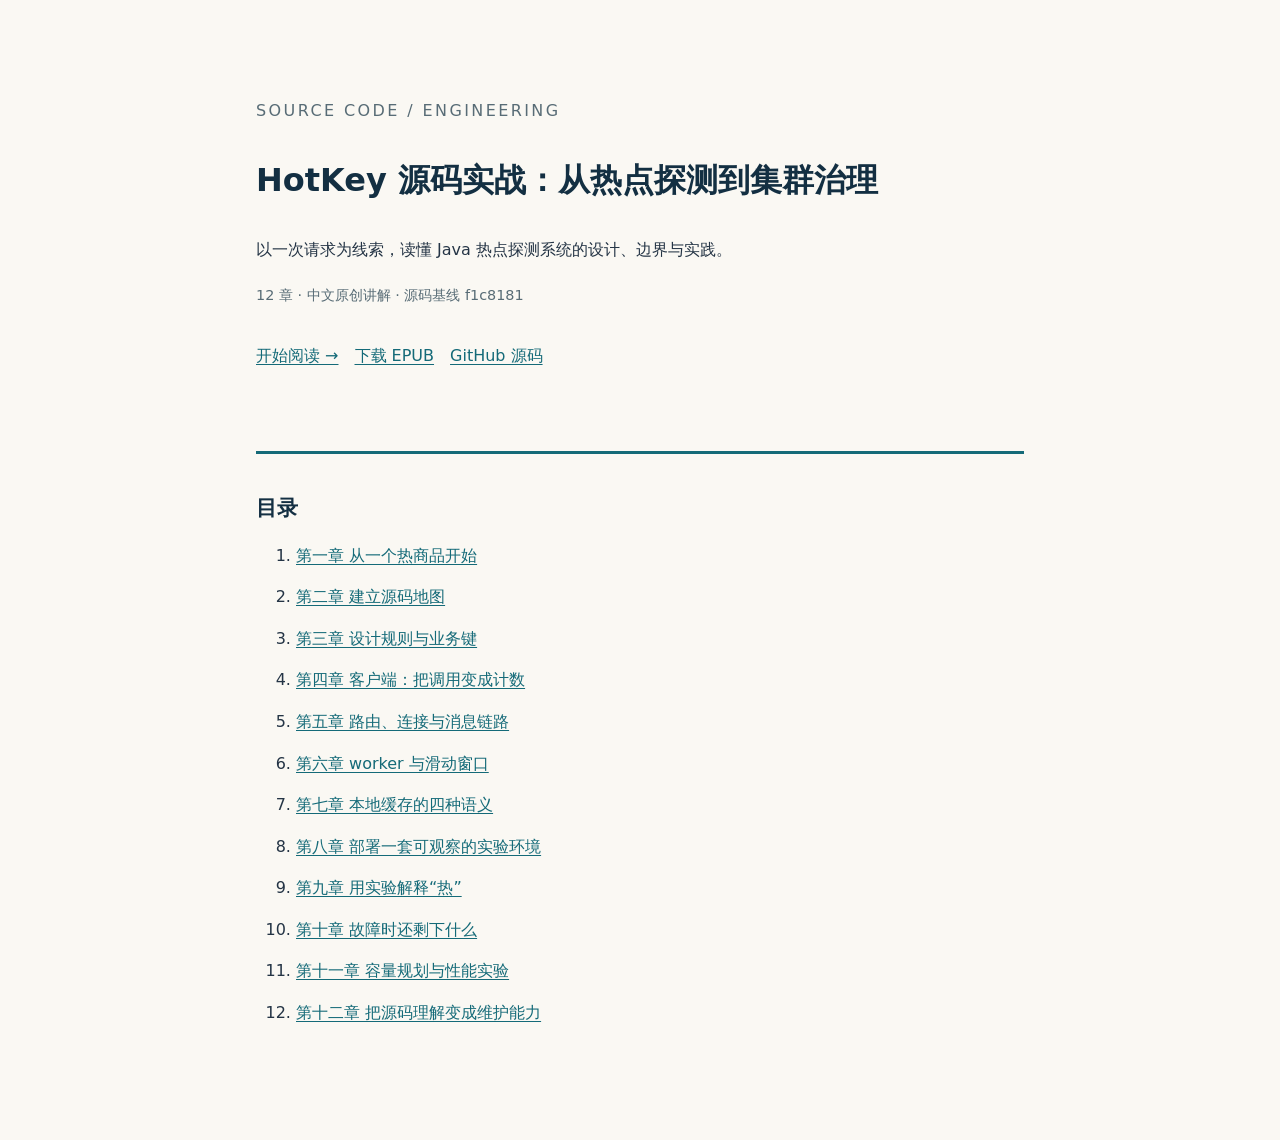
<file: docs/index.html>
<?xml version="1.0" encoding="utf-8"?>
<!DOCTYPE html>
<html xmlns="http://www.w3.org/1999/xhtml" lang="zh-CN" xml:lang="zh-CN"><head><meta charset="utf-8"/><meta name="viewport" content="width=device-width, initial-scale=1"/><title>HotKey 源码实战：从热点探测到集群治理</title><link rel="stylesheet" href="style.css"/></head><body><main><div class="cover"><p class="eyebrow">SOURCE CODE / ENGINEERING</p><h1>HotKey 源码实战：从热点探测到集群治理</h1><p>以一次请求为线索，读懂 Java 热点探测系统的设计、边界与实践。</p><p class="meta">12 章 · 中文原创讲解 · 源码基线 f1c8181</p><nav><a href="01.html">开始阅读 →</a><a href="hotkey-sourcebook.epub" download="download">下载 EPUB</a><a href="https://github.com/Aias00/hotkey-book">GitHub 源码</a></nav></div><h2>目录</h2><ol><li><a href="01.html">第一章 从一个热商品开始</a></li><li><a href="02.html">第二章 建立源码地图</a></li><li><a href="03.html">第三章 设计规则与业务键</a></li><li><a href="04.html">第四章 客户端：把调用变成计数</a></li><li><a href="05.html">第五章 路由、连接与消息链路</a></li><li><a href="06.html">第六章 worker 与滑动窗口</a></li><li><a href="07.html">第七章 本地缓存的四种语义</a></li><li><a href="08.html">第八章 部署一套可观察的实验环境</a></li><li><a href="09.html">第九章 用实验解释“热”</a></li><li><a href="10.html">第十章 故障时还剩下什么</a></li><li><a href="11.html">第十一章 容量规划与性能实验</a></li><li><a href="12.html">第十二章 把源码理解变成维护能力</a></li></ol></main></body></html>
</file>
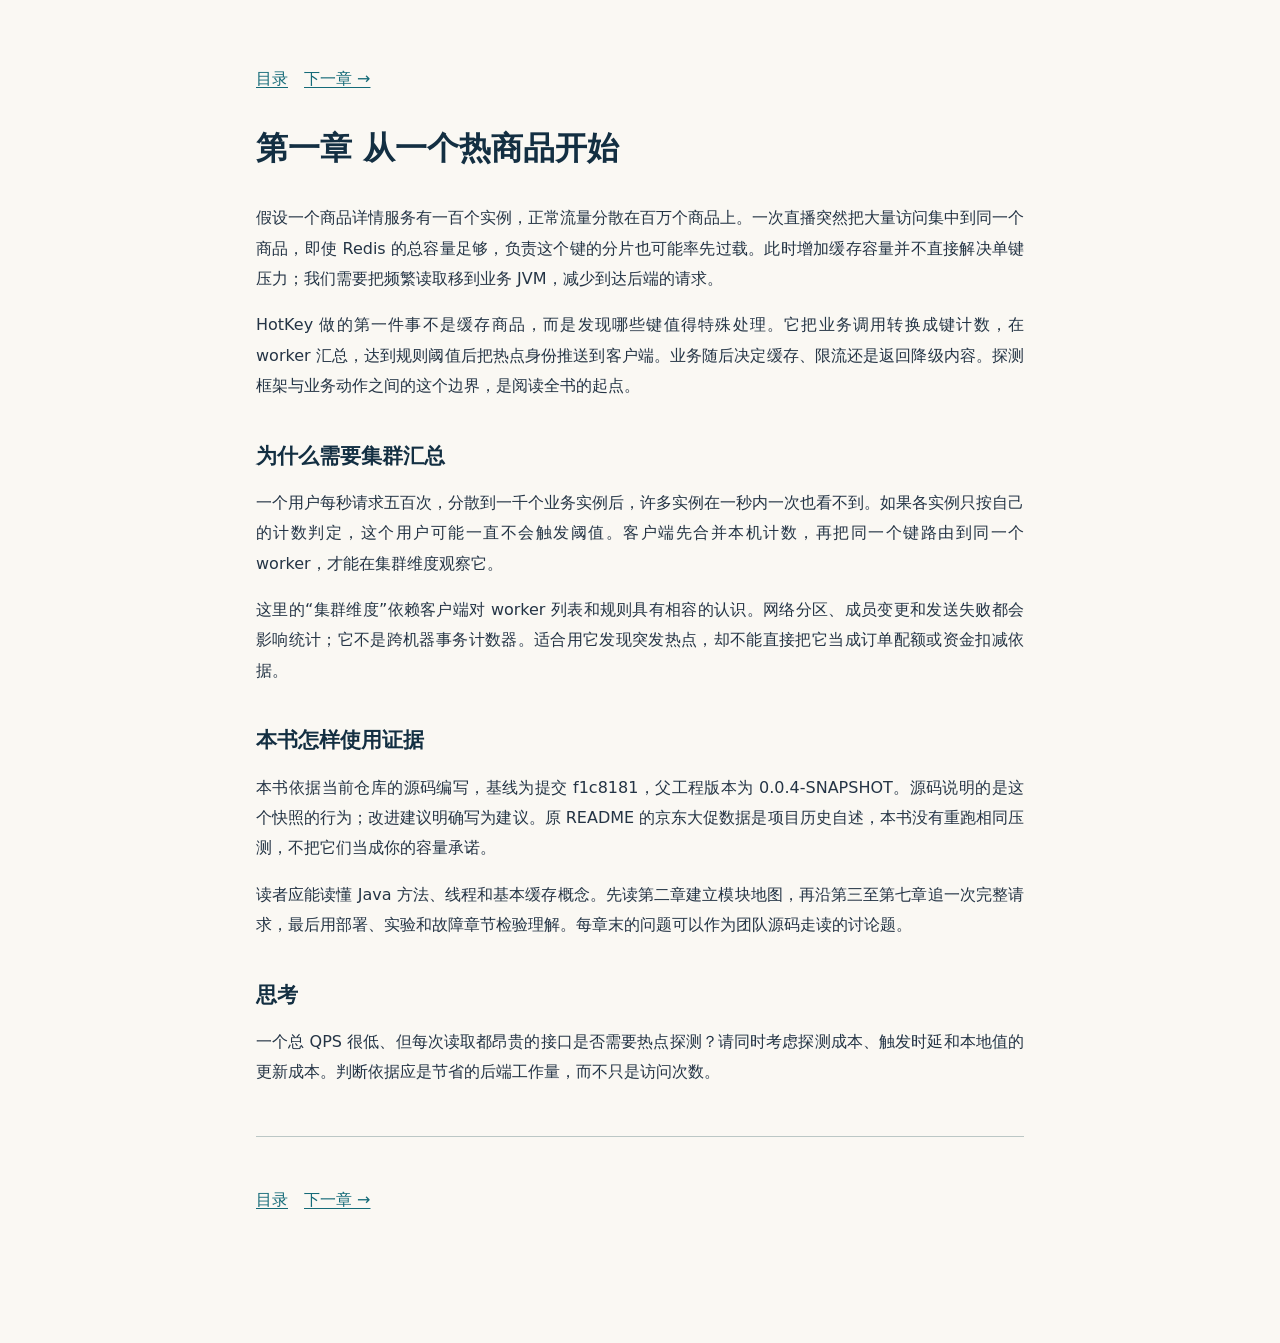
<file: docs/01.html>
<?xml version="1.0" encoding="utf-8"?>
<!DOCTYPE html>
<html xmlns="http://www.w3.org/1999/xhtml" lang="zh-CN" xml:lang="zh-CN"><head><meta charset="utf-8"/><meta name="viewport" content="width=device-width, initial-scale=1"/><title>第一章 从一个热商品开始</title><link rel="stylesheet" href="style.css"/></head><body><main><nav><a href="index.html">目录</a><a href="02.html">下一章 →</a></nav><section xmlns="http://www.w3.org/1999/xhtml"><h1>第一章 从一个热商品开始</h1>
<p>假设一个商品详情服务有一百个实例，正常流量分散在百万个商品上。一次直播突然把大量访问集中到同一个商品，即使 Redis 的总容量足够，负责这个键的分片也可能率先过载。此时增加缓存容量并不直接解决单键压力；我们需要把频繁读取移到业务 JVM，减少到达后端的请求。</p>
<p>HotKey 做的第一件事不是缓存商品，而是发现哪些键值得特殊处理。它把业务调用转换成键计数，在 worker 汇总，达到规则阈值后把热点身份推送到客户端。业务随后决定缓存、限流还是返回降级内容。探测框架与业务动作之间的这个边界，是阅读全书的起点。</p>
<h2>为什么需要集群汇总</h2><p>一个用户每秒请求五百次，分散到一千个业务实例后，许多实例在一秒内一次也看不到。如果各实例只按自己的计数判定，这个用户可能一直不会触发阈值。客户端先合并本机计数，再把同一个键路由到同一个 worker，才能在集群维度观察它。</p>
<p>这里的“集群维度”依赖客户端对 worker 列表和规则具有相容的认识。网络分区、成员变更和发送失败都会影响统计；它不是跨机器事务计数器。适合用它发现突发热点，却不能直接把它当成订单配额或资金扣减依据。</p>
<h2>本书怎样使用证据</h2><p>本书依据当前仓库的源码编写，基线为提交 f1c8181，父工程版本为 0.0.4-SNAPSHOT。源码说明的是这个快照的行为；改进建议明确写为建议。原 README 的京东大促数据是项目历史自述，本书没有重跑相同压测，不把它们当成你的容量承诺。</p>
<p>读者应能读懂 Java 方法、线程和基本缓存概念。先读第二章建立模块地图，再沿第三至第七章追一次完整请求，最后用部署、实验和故障章节检验理解。每章末的问题可以作为团队源码走读的讨论题。</p>
<h2>思考</h2><p>一个总 QPS 很低、但每次读取都昂贵的接口是否需要热点探测？请同时考虑探测成本、触发时延和本地值的更新成本。判断依据应是节省的后端工作量，而不只是访问次数。</p></section><footer><nav><a href="index.html">目录</a><a href="02.html">下一章 →</a></nav></footer></main></body></html>
</file>
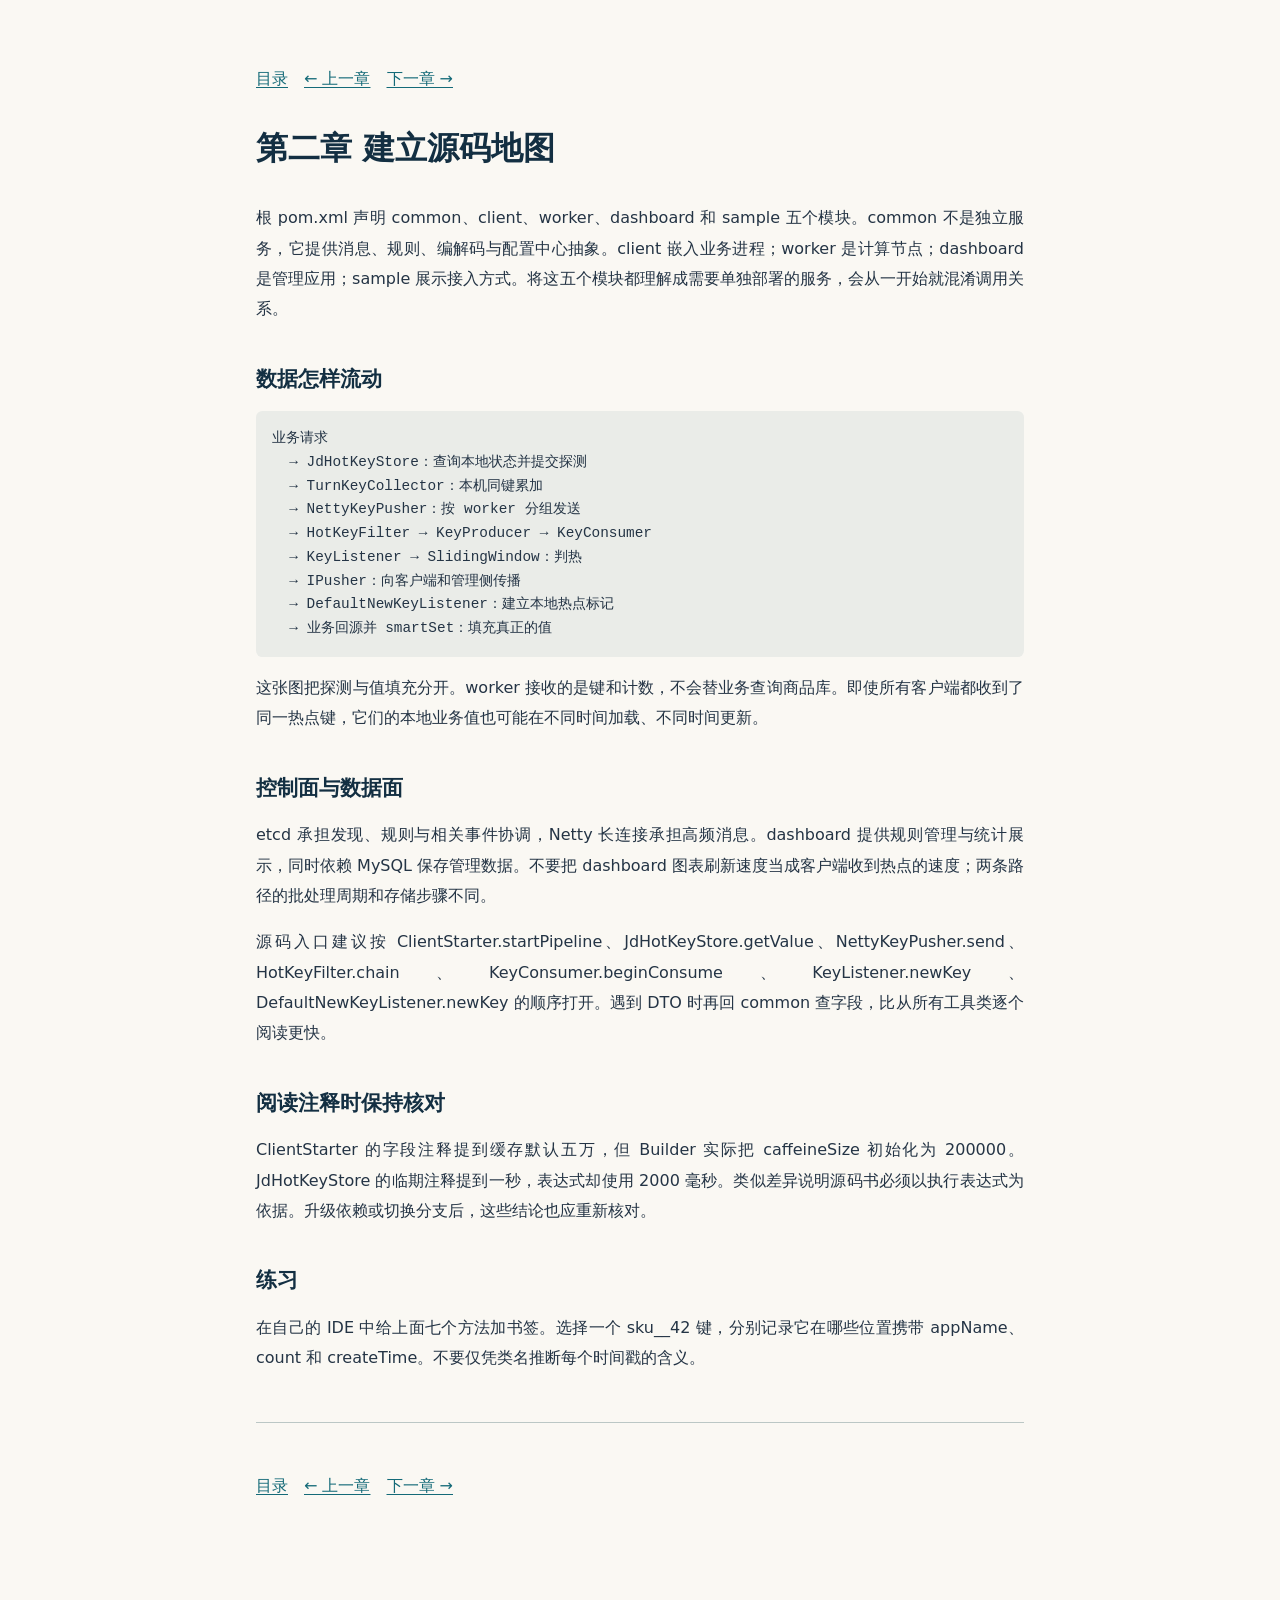
<file: docs/02.html>
<?xml version="1.0" encoding="utf-8"?>
<!DOCTYPE html>
<html xmlns="http://www.w3.org/1999/xhtml" lang="zh-CN" xml:lang="zh-CN"><head><meta charset="utf-8"/><meta name="viewport" content="width=device-width, initial-scale=1"/><title>第二章 建立源码地图</title><link rel="stylesheet" href="style.css"/></head><body><main><nav><a href="index.html">目录</a><a href="01.html">← 上一章</a><a href="03.html">下一章 →</a></nav><section xmlns="http://www.w3.org/1999/xhtml"><h1>第二章 建立源码地图</h1><p>根 pom.xml 声明 common、client、worker、dashboard 和 sample 五个模块。common 不是独立服务，它提供消息、规则、编解码与配置中心抽象。client 嵌入业务进程；worker 是计算节点；dashboard 是管理应用；sample 展示接入方式。将这五个模块都理解成需要单独部署的服务，会从一开始就混淆调用关系。</p>
<h2>数据怎样流动</h2><pre>业务请求
  → JdHotKeyStore：查询本地状态并提交探测
  → TurnKeyCollector：本机同键累加
  → NettyKeyPusher：按 worker 分组发送
  → HotKeyFilter → KeyProducer → KeyConsumer
  → KeyListener → SlidingWindow：判热
  → IPusher：向客户端和管理侧传播
  → DefaultNewKeyListener：建立本地热点标记
  → 业务回源并 smartSet：填充真正的值</pre>
<p>这张图把探测与值填充分开。worker 接收的是键和计数，不会替业务查询商品库。即使所有客户端都收到了同一热点键，它们的本地业务值也可能在不同时间加载、不同时间更新。</p>
<h2>控制面与数据面</h2><p>etcd 承担发现、规则与相关事件协调，Netty 长连接承担高频消息。dashboard 提供规则管理与统计展示，同时依赖 MySQL 保存管理数据。不要把 dashboard 图表刷新速度当成客户端收到热点的速度；两条路径的批处理周期和存储步骤不同。</p>
<p>源码入口建议按 ClientStarter.startPipeline、JdHotKeyStore.getValue、NettyKeyPusher.send、HotKeyFilter.chain、KeyConsumer.beginConsume、KeyListener.newKey、DefaultNewKeyListener.newKey 的顺序打开。遇到 DTO 时再回 common 查字段，比从所有工具类逐个阅读更快。</p>
<h2>阅读注释时保持核对</h2><p>ClientStarter 的字段注释提到缓存默认五万，但 Builder 实际把 caffeineSize 初始化为 200000。JdHotKeyStore 的临期注释提到一秒，表达式却使用 2000 毫秒。类似差异说明源码书必须以执行表达式为依据。升级依赖或切换分支后，这些结论也应重新核对。</p>
<h2>练习</h2><p>在自己的 IDE 中给上面七个方法加书签。选择一个 sku__42 键，分别记录它在哪些位置携带 appName、count 和 createTime。不要仅凭类名推断每个时间戳的含义。</p></section><footer><nav><a href="index.html">目录</a><a href="01.html">← 上一章</a><a href="03.html">下一章 →</a></nav></footer></main></body></html>
</file>
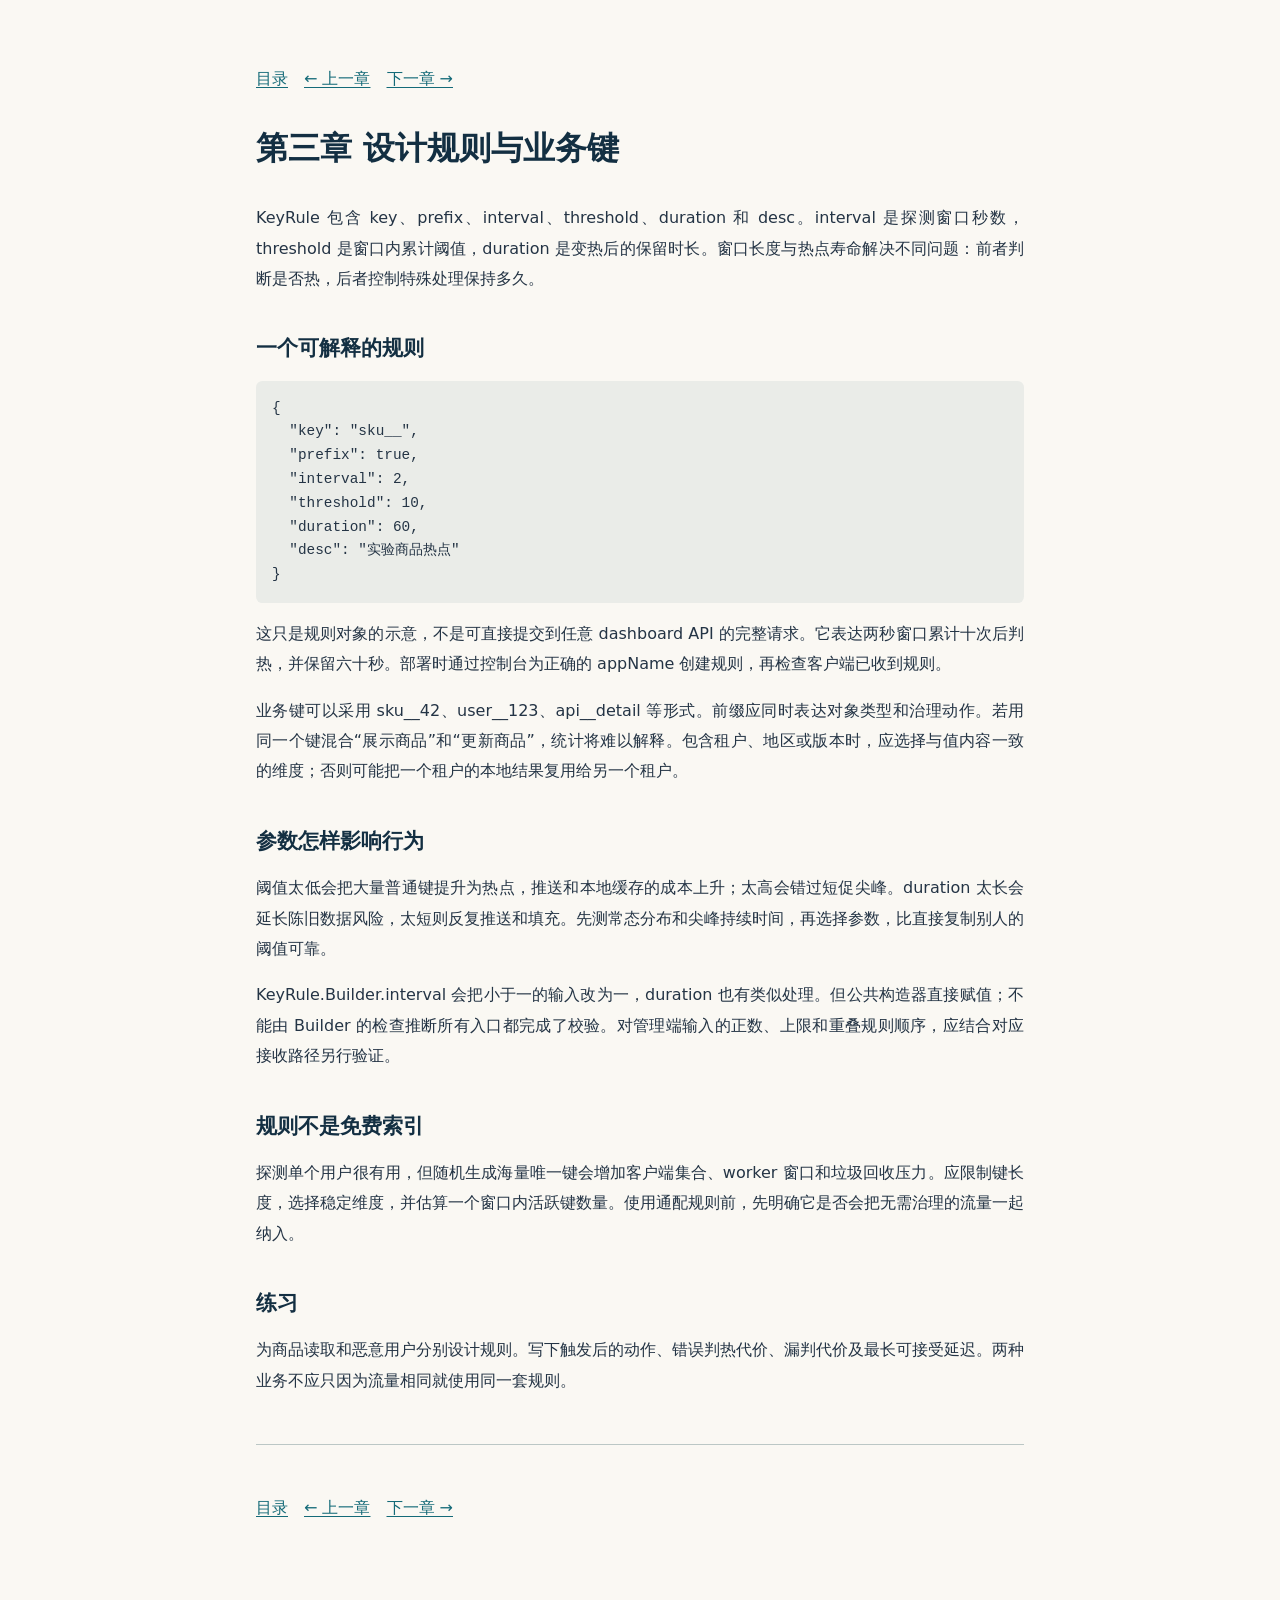
<file: docs/03.html>
<?xml version="1.0" encoding="utf-8"?>
<!DOCTYPE html>
<html xmlns="http://www.w3.org/1999/xhtml" lang="zh-CN" xml:lang="zh-CN"><head><meta charset="utf-8"/><meta name="viewport" content="width=device-width, initial-scale=1"/><title>第三章 设计规则与业务键</title><link rel="stylesheet" href="style.css"/></head><body><main><nav><a href="index.html">目录</a><a href="02.html">← 上一章</a><a href="04.html">下一章 →</a></nav><section xmlns="http://www.w3.org/1999/xhtml"><h1>第三章 设计规则与业务键</h1><p>KeyRule 包含 key、prefix、interval、threshold、duration 和 desc。interval 是探测窗口秒数，threshold 是窗口内累计阈值，duration 是变热后的保留时长。窗口长度与热点寿命解决不同问题：前者判断是否热，后者控制特殊处理保持多久。</p>
<h2>一个可解释的规则</h2><pre>{
  "key": "sku__",
  "prefix": true,
  "interval": 2,
  "threshold": 10,
  "duration": 60,
  "desc": "实验商品热点"
}</pre><p>这只是规则对象的示意，不是可直接提交到任意 dashboard API 的完整请求。它表达两秒窗口累计十次后判热，并保留六十秒。部署时通过控制台为正确的 appName 创建规则，再检查客户端已收到规则。</p>
<p>业务键可以采用 sku__42、user__123、api__detail 等形式。前缀应同时表达对象类型和治理动作。若用同一个键混合“展示商品”和“更新商品”，统计将难以解释。包含租户、地区或版本时，应选择与值内容一致的维度；否则可能把一个租户的本地结果复用给另一个租户。</p>
<h2>参数怎样影响行为</h2><p>阈值太低会把大量普通键提升为热点，推送和本地缓存的成本上升；太高会错过短促尖峰。duration 太长会延长陈旧数据风险，太短则反复推送和填充。先测常态分布和尖峰持续时间，再选择参数，比直接复制别人的阈值可靠。</p>
<p>KeyRule.Builder.interval 会把小于一的输入改为一，duration 也有类似处理。但公共构造器直接赋值；不能由 Builder 的检查推断所有入口都完成了校验。对管理端输入的正数、上限和重叠规则顺序，应结合对应接收路径另行验证。</p>
<h2>规则不是免费索引</h2><p>探测单个用户很有用，但随机生成海量唯一键会增加客户端集合、worker 窗口和垃圾回收压力。应限制键长度，选择稳定维度，并估算一个窗口内活跃键数量。使用通配规则前，先明确它是否会把无需治理的流量一起纳入。</p>
<h2>练习</h2><p>为商品读取和恶意用户分别设计规则。写下触发后的动作、错误判热代价、漏判代价及最长可接受延迟。两种业务不应只因为流量相同就使用同一套规则。</p></section><footer><nav><a href="index.html">目录</a><a href="02.html">← 上一章</a><a href="04.html">下一章 →</a></nav></footer></main></body></html>
</file>
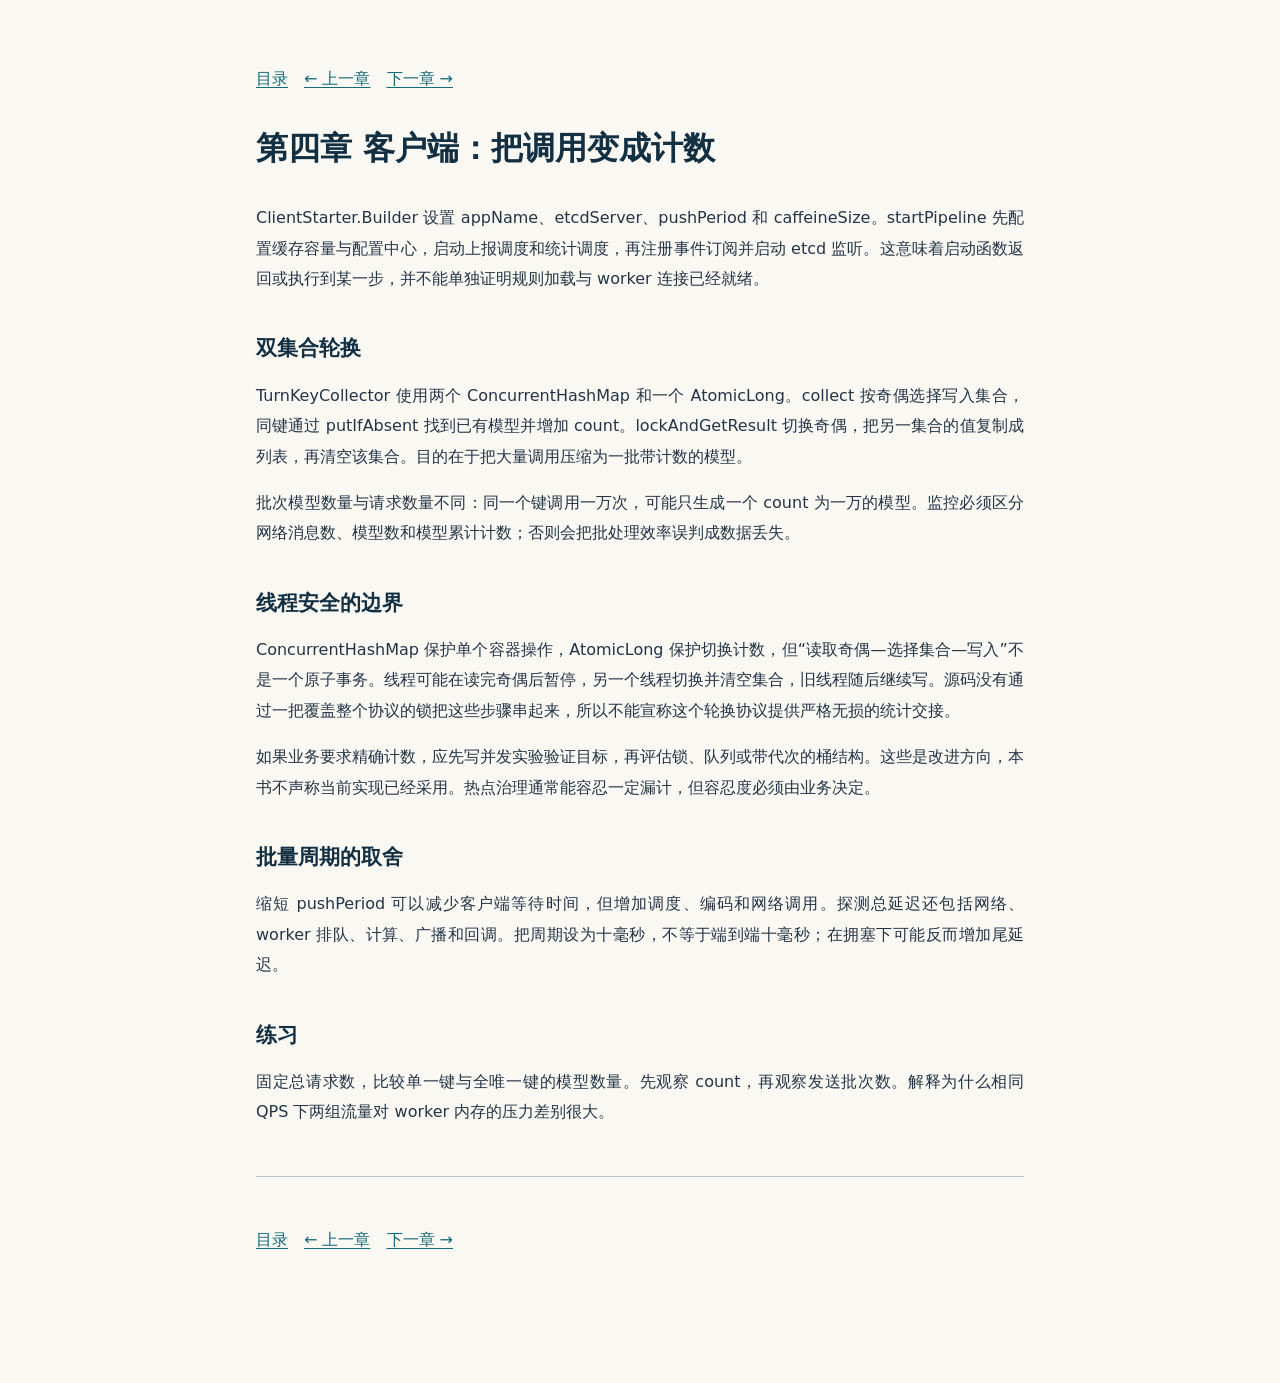
<file: docs/04.html>
<?xml version="1.0" encoding="utf-8"?>
<!DOCTYPE html>
<html xmlns="http://www.w3.org/1999/xhtml" lang="zh-CN" xml:lang="zh-CN"><head><meta charset="utf-8"/><meta name="viewport" content="width=device-width, initial-scale=1"/><title>第四章 客户端：把调用变成计数</title><link rel="stylesheet" href="style.css"/></head><body><main><nav><a href="index.html">目录</a><a href="03.html">← 上一章</a><a href="05.html">下一章 →</a></nav><section xmlns="http://www.w3.org/1999/xhtml"><h1>第四章 客户端：把调用变成计数</h1><p>ClientStarter.Builder 设置 appName、etcdServer、pushPeriod 和 caffeineSize。startPipeline 先配置缓存容量与配置中心，启动上报调度和统计调度，再注册事件订阅并启动 etcd 监听。这意味着启动函数返回或执行到某一步，并不能单独证明规则加载与 worker 连接已经就绪。</p>
<h2>双集合轮换</h2><p>TurnKeyCollector 使用两个 ConcurrentHashMap 和一个 AtomicLong。collect 按奇偶选择写入集合，同键通过 putIfAbsent 找到已有模型并增加 count。lockAndGetResult 切换奇偶，把另一集合的值复制成列表，再清空该集合。目的在于把大量调用压缩为一批带计数的模型。</p>
<p>批次模型数量与请求数量不同：同一个键调用一万次，可能只生成一个 count 为一万的模型。监控必须区分网络消息数、模型数和模型累计计数；否则会把批处理效率误判成数据丢失。</p>
<h2>线程安全的边界</h2><p>ConcurrentHashMap 保护单个容器操作，AtomicLong 保护切换计数，但“读取奇偶—选择集合—写入”不是一个原子事务。线程可能在读完奇偶后暂停，另一个线程切换并清空集合，旧线程随后继续写。源码没有通过一把覆盖整个协议的锁把这些步骤串起来，所以不能宣称这个轮换协议提供严格无损的统计交接。</p>
<p>如果业务要求精确计数，应先写并发实验验证目标，再评估锁、队列或带代次的桶结构。这些是改进方向，本书不声称当前实现已经采用。热点治理通常能容忍一定漏计，但容忍度必须由业务决定。</p>
<h2>批量周期的取舍</h2><p>缩短 pushPeriod 可以减少客户端等待时间，但增加调度、编码和网络调用。探测总延迟还包括网络、worker 排队、计算、广播和回调。把周期设为十毫秒，不等于端到端十毫秒；在拥塞下可能反而增加尾延迟。</p>
<h2>练习</h2><p>固定总请求数，比较单一键与全唯一键的模型数量。先观察 count，再观察发送批次数。解释为什么相同 QPS 下两组流量对 worker 内存的压力差别很大。</p></section><footer><nav><a href="index.html">目录</a><a href="03.html">← 上一章</a><a href="05.html">下一章 →</a></nav></footer></main></body></html>
</file>
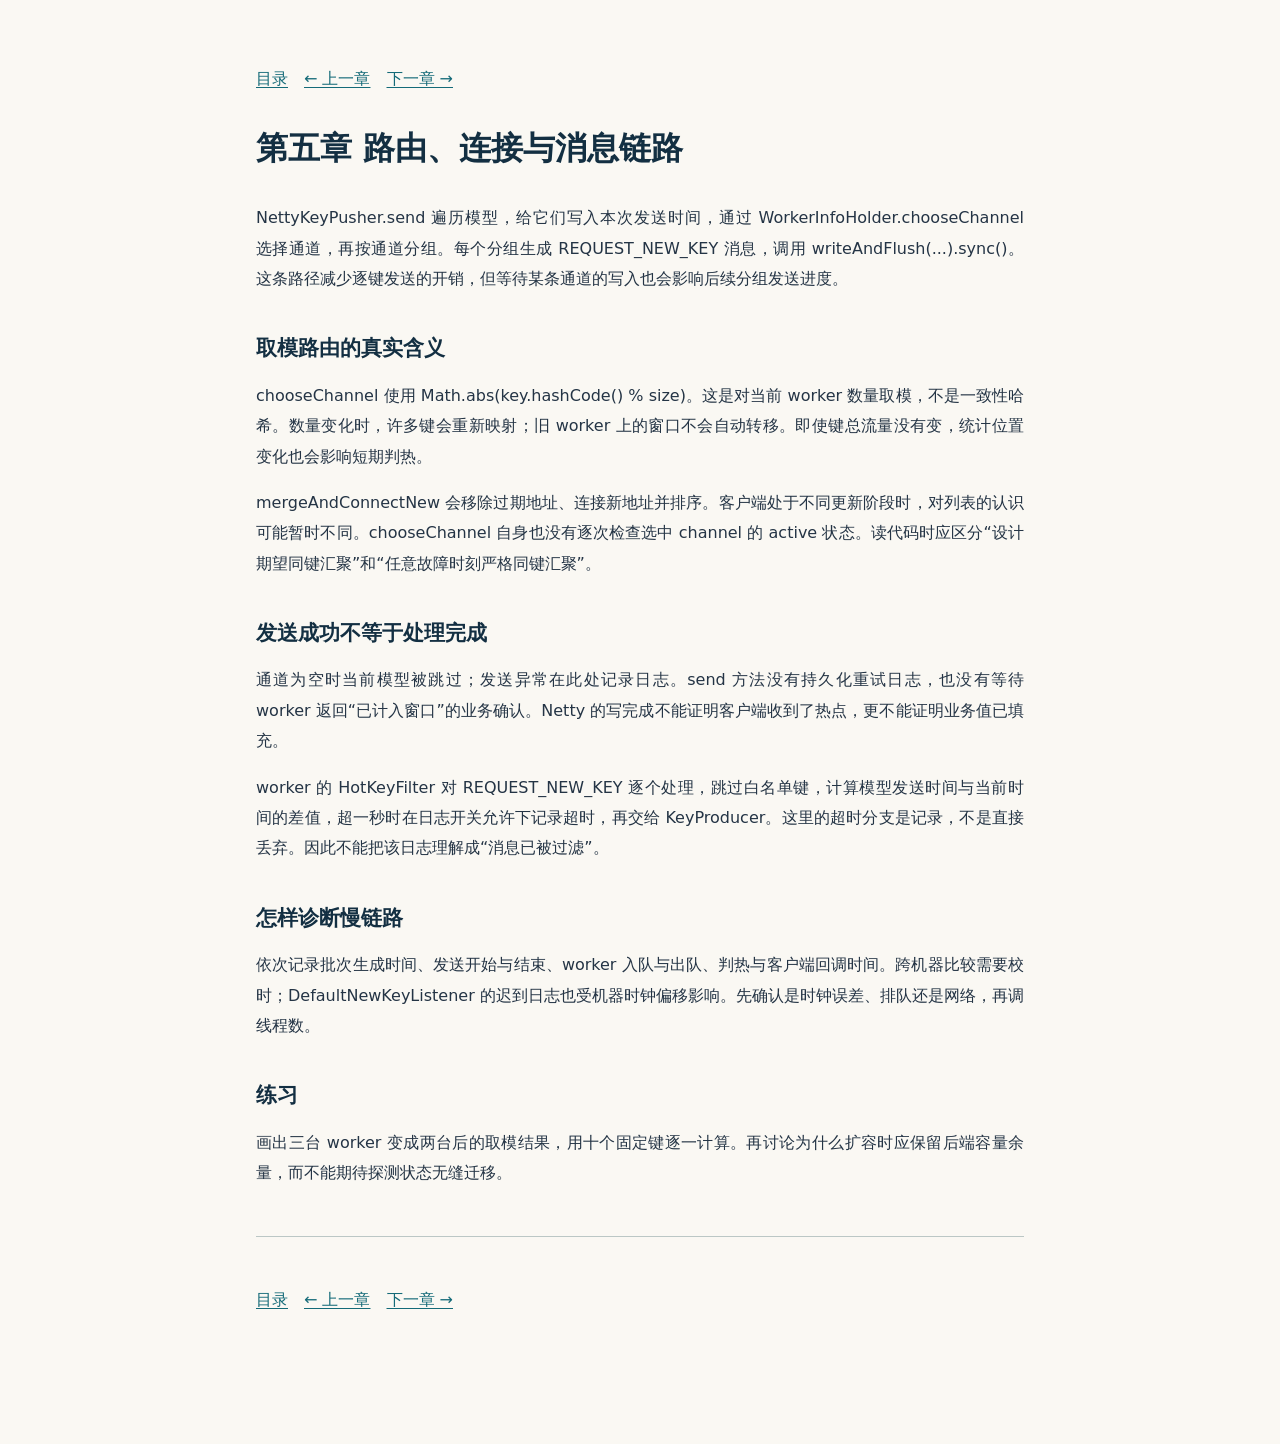
<file: docs/05.html>
<?xml version="1.0" encoding="utf-8"?>
<!DOCTYPE html>
<html xmlns="http://www.w3.org/1999/xhtml" lang="zh-CN" xml:lang="zh-CN"><head><meta charset="utf-8"/><meta name="viewport" content="width=device-width, initial-scale=1"/><title>第五章 路由、连接与消息链路</title><link rel="stylesheet" href="style.css"/></head><body><main><nav><a href="index.html">目录</a><a href="04.html">← 上一章</a><a href="06.html">下一章 →</a></nav><section xmlns="http://www.w3.org/1999/xhtml"><h1>第五章 路由、连接与消息链路</h1><p>NettyKeyPusher.send 遍历模型，给它们写入本次发送时间，通过 WorkerInfoHolder.chooseChannel 选择通道，再按通道分组。每个分组生成 REQUEST_NEW_KEY 消息，调用 writeAndFlush(...).sync()。这条路径减少逐键发送的开销，但等待某条通道的写入也会影响后续分组发送进度。</p>
<h2>取模路由的真实含义</h2><p>chooseChannel 使用 Math.abs(key.hashCode() % size)。这是对当前 worker 数量取模，不是一致性哈希。数量变化时，许多键会重新映射；旧 worker 上的窗口不会自动转移。即使键总流量没有变，统计位置变化也会影响短期判热。</p>
<p>mergeAndConnectNew 会移除过期地址、连接新地址并排序。客户端处于不同更新阶段时，对列表的认识可能暂时不同。chooseChannel 自身也没有逐次检查选中 channel 的 active 状态。读代码时应区分“设计期望同键汇聚”和“任意故障时刻严格同键汇聚”。</p>
<h2>发送成功不等于处理完成</h2><p>通道为空时当前模型被跳过；发送异常在此处记录日志。send 方法没有持久化重试日志，也没有等待 worker 返回“已计入窗口”的业务确认。Netty 的写完成不能证明客户端收到了热点，更不能证明业务值已填充。</p>
<p>worker 的 HotKeyFilter 对 REQUEST_NEW_KEY 逐个处理，跳过白名单键，计算模型发送时间与当前时间的差值，超一秒时在日志开关允许下记录超时，再交给 KeyProducer。这里的超时分支是记录，不是直接丢弃。因此不能把该日志理解成“消息已被过滤”。</p>
<h2>怎样诊断慢链路</h2><p>依次记录批次生成时间、发送开始与结束、worker 入队与出队、判热与客户端回调时间。跨机器比较需要校时；DefaultNewKeyListener 的迟到日志也受机器时钟偏移影响。先确认是时钟误差、排队还是网络，再调线程数。</p>
<h2>练习</h2><p>画出三台 worker 变成两台后的取模结果，用十个固定键逐一计算。再讨论为什么扩容时应保留后端容量余量，而不能期待探测状态无缝迁移。</p></section><footer><nav><a href="index.html">目录</a><a href="04.html">← 上一章</a><a href="06.html">下一章 →</a></nav></footer></main></body></html>
</file>
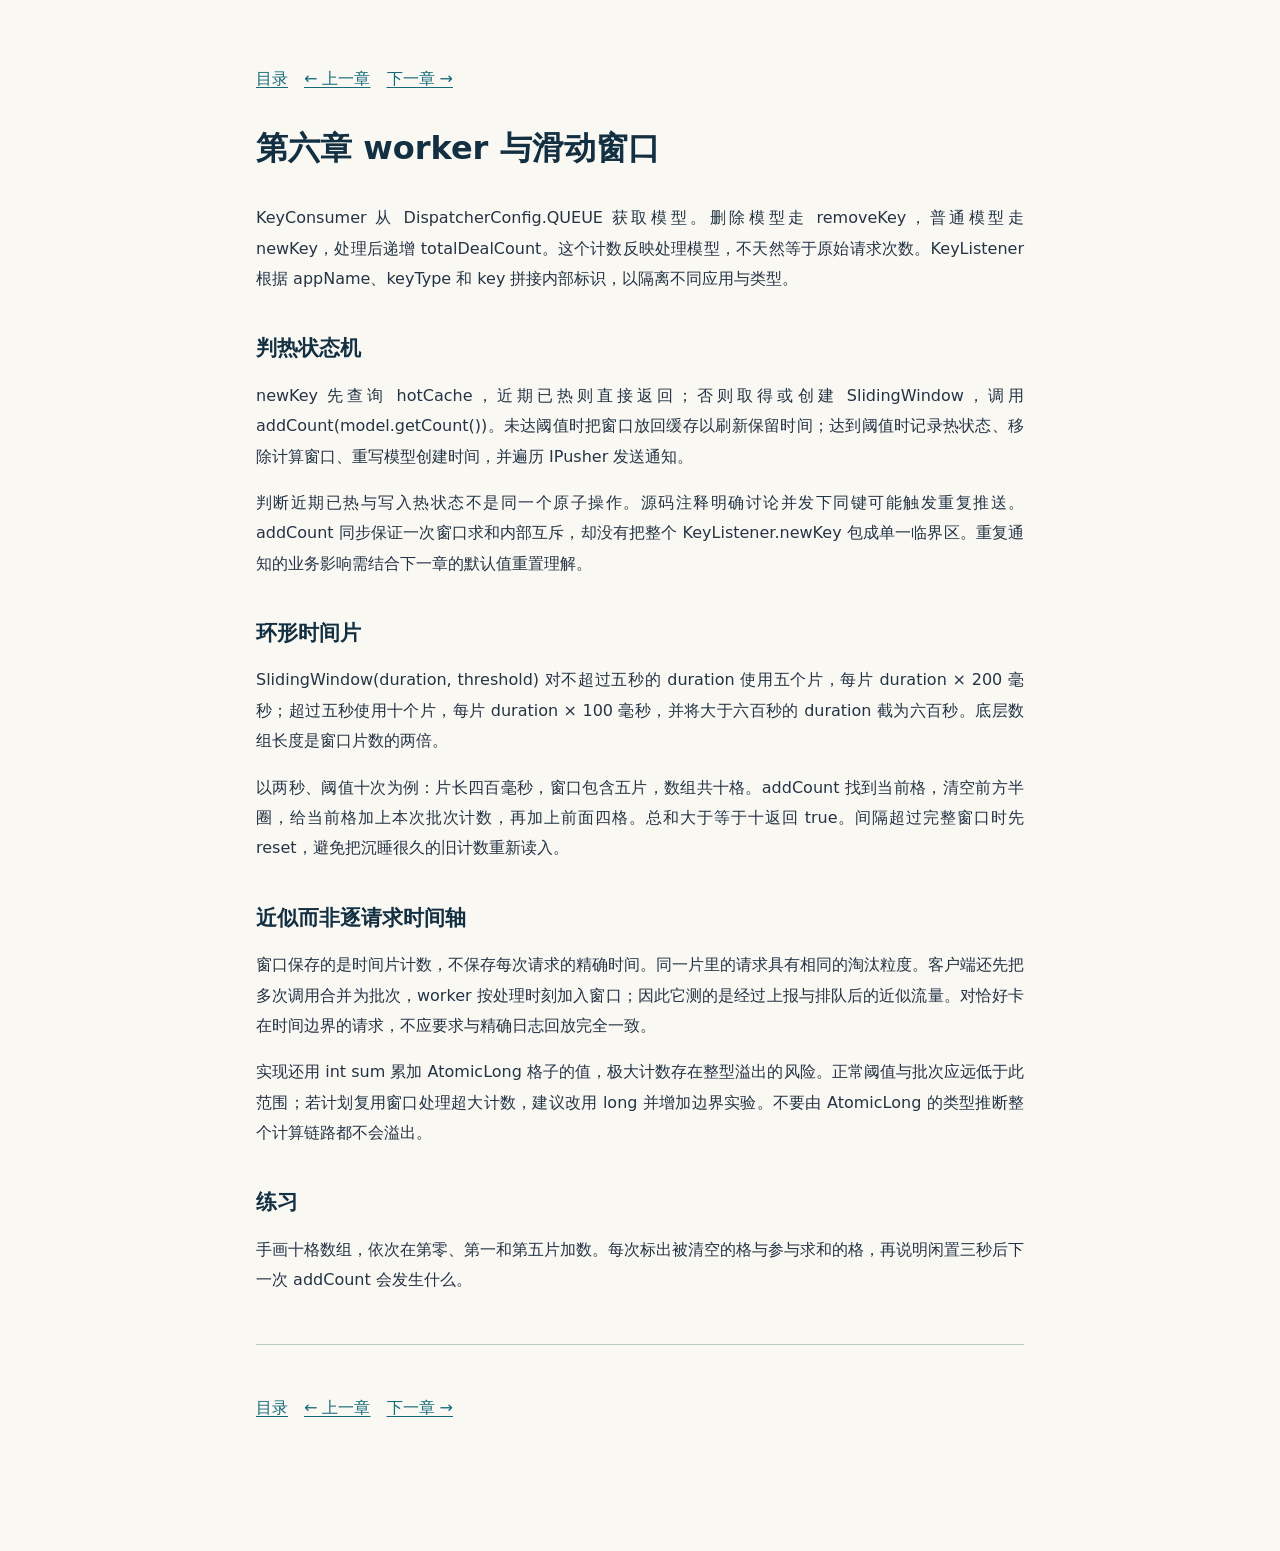
<file: docs/06.html>
<?xml version="1.0" encoding="utf-8"?>
<!DOCTYPE html>
<html xmlns="http://www.w3.org/1999/xhtml" lang="zh-CN" xml:lang="zh-CN"><head><meta charset="utf-8"/><meta name="viewport" content="width=device-width, initial-scale=1"/><title>第六章 worker 与滑动窗口</title><link rel="stylesheet" href="style.css"/></head><body><main><nav><a href="index.html">目录</a><a href="05.html">← 上一章</a><a href="07.html">下一章 →</a></nav><section xmlns="http://www.w3.org/1999/xhtml"><h1>第六章 worker 与滑动窗口</h1><p>KeyConsumer 从 DispatcherConfig.QUEUE 获取模型。删除模型走 removeKey，普通模型走 newKey，处理后递增 totalDealCount。这个计数反映处理模型，不天然等于原始请求次数。KeyListener 根据 appName、keyType 和 key 拼接内部标识，以隔离不同应用与类型。</p>
<h2>判热状态机</h2><p>newKey 先查询 hotCache，近期已热则直接返回；否则取得或创建 SlidingWindow，调用 addCount(model.getCount())。未达阈值时把窗口放回缓存以刷新保留时间；达到阈值时记录热状态、移除计算窗口、重写模型创建时间，并遍历 IPusher 发送通知。</p>
<p>判断近期已热与写入热状态不是同一个原子操作。源码注释明确讨论并发下同键可能触发重复推送。addCount 同步保证一次窗口求和内部互斥，却没有把整个 KeyListener.newKey 包成单一临界区。重复通知的业务影响需结合下一章的默认值重置理解。</p>
<h2>环形时间片</h2><p>SlidingWindow(duration, threshold) 对不超过五秒的 duration 使用五个片，每片 duration × 200 毫秒；超过五秒使用十个片，每片 duration × 100 毫秒，并将大于六百秒的 duration 截为六百秒。底层数组长度是窗口片数的两倍。</p>
<p>以两秒、阈值十次为例：片长四百毫秒，窗口包含五片，数组共十格。addCount 找到当前格，清空前方半圈，给当前格加上本次批次计数，再加上前面四格。总和大于等于十返回 true。间隔超过完整窗口时先 reset，避免把沉睡很久的旧计数重新读入。</p>
<h2>近似而非逐请求时间轴</h2><p>窗口保存的是时间片计数，不保存每次请求的精确时间。同一片里的请求具有相同的淘汰粒度。客户端还先把多次调用合并为批次，worker 按处理时刻加入窗口；因此它测的是经过上报与排队后的近似流量。对恰好卡在时间边界的请求，不应要求与精确日志回放完全一致。</p>
<p>实现还用 int sum 累加 AtomicLong 格子的值，极大计数存在整型溢出的风险。正常阈值与批次应远低于此范围；若计划复用窗口处理超大计数，建议改用 long 并增加边界实验。不要由 AtomicLong 的类型推断整个计算链路都不会溢出。</p>
<h2>练习</h2><p>手画十格数组，依次在第零、第一和第五片加数。每次标出被清空的格与参与求和的格，再说明闲置三秒后下一次 addCount 会发生什么。</p></section><footer><nav><a href="index.html">目录</a><a href="05.html">← 上一章</a><a href="07.html">下一章 →</a></nav></footer></main></body></html>
</file>
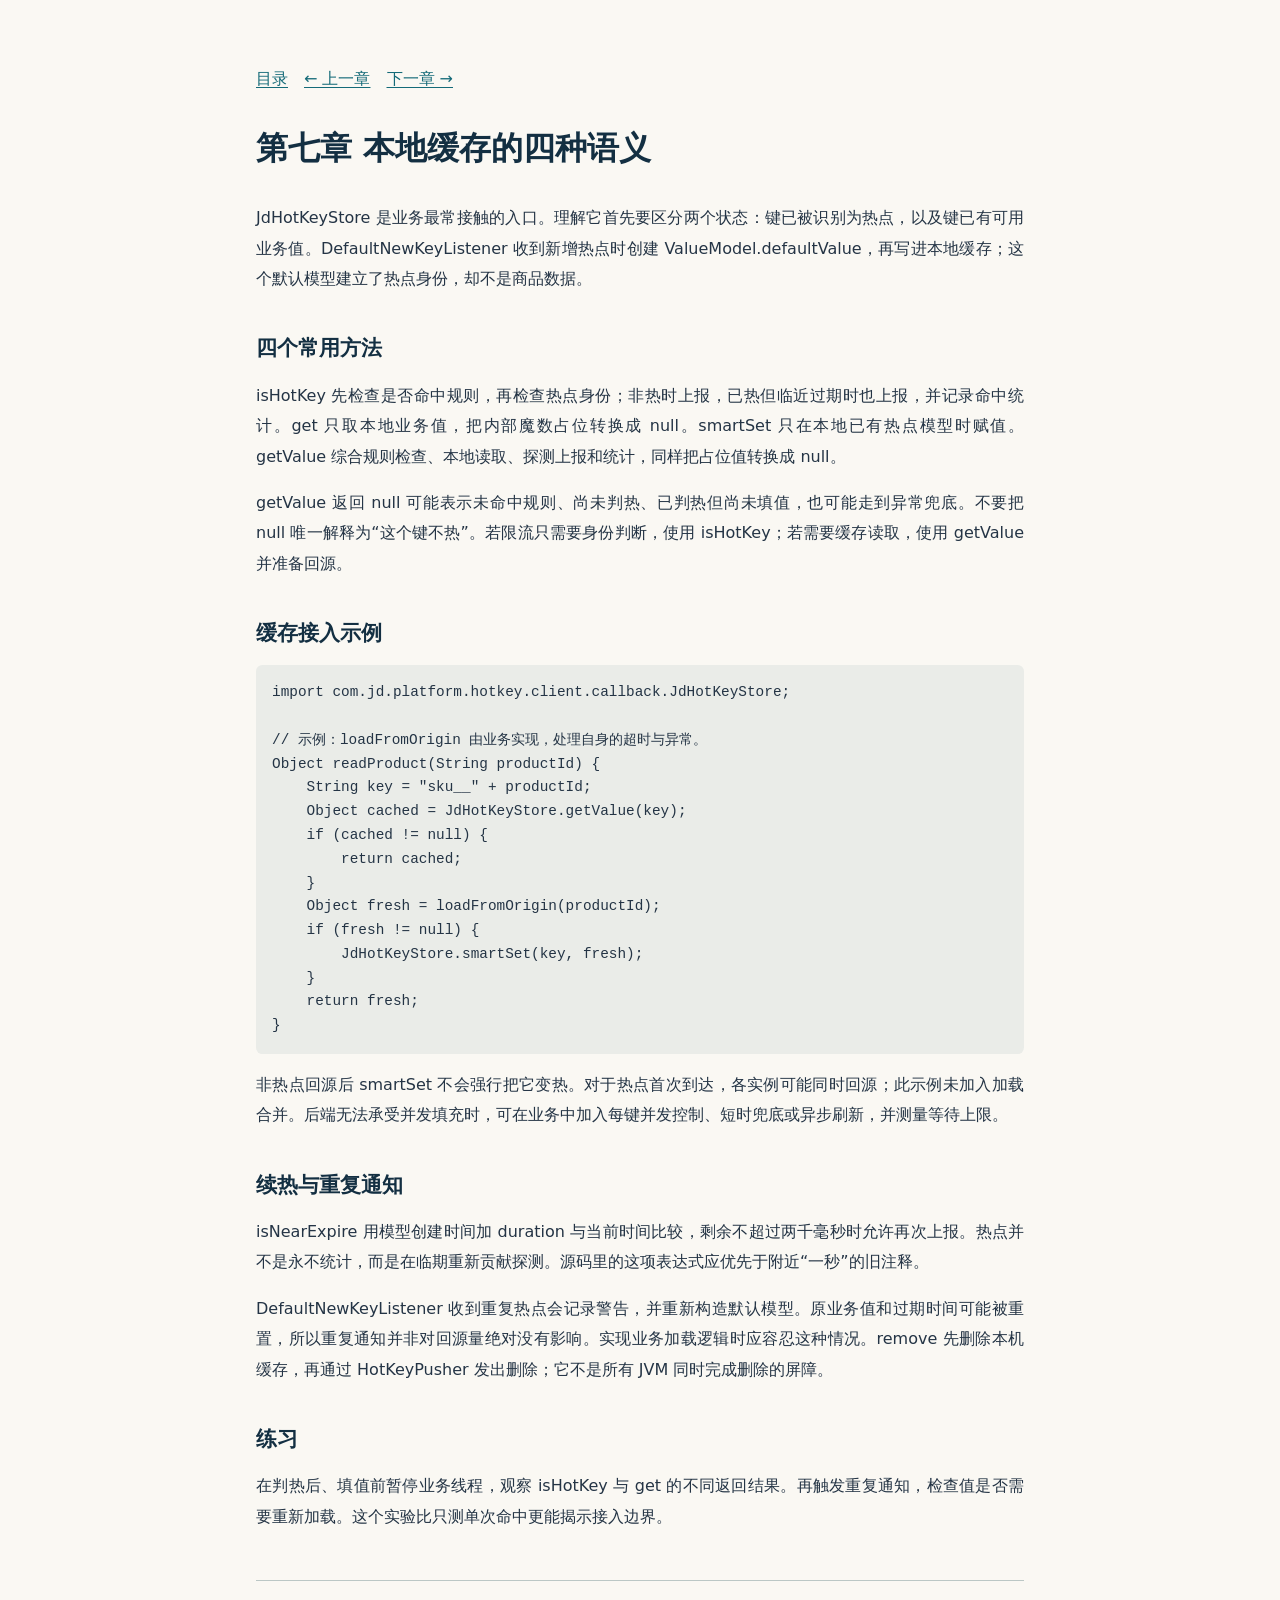
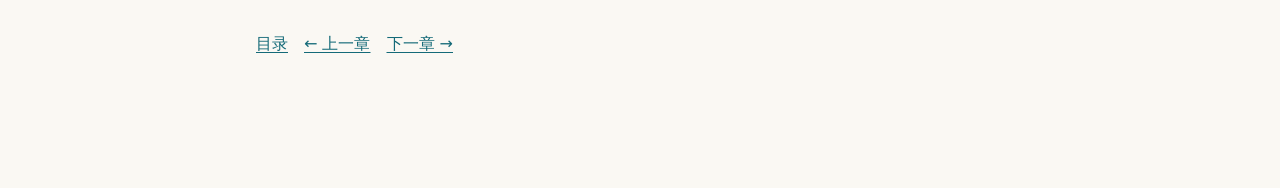
<file: docs/07.html>
<?xml version="1.0" encoding="utf-8"?>
<!DOCTYPE html>
<html xmlns="http://www.w3.org/1999/xhtml" lang="zh-CN" xml:lang="zh-CN"><head><meta charset="utf-8"/><meta name="viewport" content="width=device-width, initial-scale=1"/><title>第七章 本地缓存的四种语义</title><link rel="stylesheet" href="style.css"/></head><body><main><nav><a href="index.html">目录</a><a href="06.html">← 上一章</a><a href="08.html">下一章 →</a></nav><section xmlns="http://www.w3.org/1999/xhtml"><h1>第七章 本地缓存的四种语义</h1><p>JdHotKeyStore 是业务最常接触的入口。理解它首先要区分两个状态：键已被识别为热点，以及键已有可用业务值。DefaultNewKeyListener 收到新增热点时创建 ValueModel.defaultValue，再写进本地缓存；这个默认模型建立了热点身份，却不是商品数据。</p>
<h2>四个常用方法</h2><p>isHotKey 先检查是否命中规则，再检查热点身份；非热时上报，已热但临近过期时也上报，并记录命中统计。get 只取本地业务值，把内部魔数占位转换成 null。smartSet 只在本地已有热点模型时赋值。getValue 综合规则检查、本地读取、探测上报和统计，同样把占位值转换成 null。</p>
<p>getValue 返回 null 可能表示未命中规则、尚未判热、已判热但尚未填值，也可能走到异常兜底。不要把 null 唯一解释为“这个键不热”。若限流只需要身份判断，使用 isHotKey；若需要缓存读取，使用 getValue 并准备回源。</p>
<h2>缓存接入示例</h2><pre>import com.jd.platform.hotkey.client.callback.JdHotKeyStore;

// 示例：loadFromOrigin 由业务实现，处理自身的超时与异常。
Object readProduct(String productId) {
    String key = "sku__" + productId;
    Object cached = JdHotKeyStore.getValue(key);
    if (cached != null) {
        return cached;
    }
    Object fresh = loadFromOrigin(productId);
    if (fresh != null) {
        JdHotKeyStore.smartSet(key, fresh);
    }
    return fresh;
}</pre><p>非热点回源后 smartSet 不会强行把它变热。对于热点首次到达，各实例可能同时回源；此示例未加入加载合并。后端无法承受并发填充时，可在业务中加入每键并发控制、短时兜底或异步刷新，并测量等待上限。</p>
<h2>续热与重复通知</h2><p>isNearExpire 用模型创建时间加 duration 与当前时间比较，剩余不超过两千毫秒时允许再次上报。热点并不是永不统计，而是在临期重新贡献探测。源码里的这项表达式应优先于附近“一秒”的旧注释。</p>
<p>DefaultNewKeyListener 收到重复热点会记录警告，并重新构造默认模型。原业务值和过期时间可能被重置，所以重复通知并非对回源量绝对没有影响。实现业务加载逻辑时应容忍这种情况。remove 先删除本机缓存，再通过 HotKeyPusher 发出删除；它不是所有 JVM 同时完成删除的屏障。</p>
<h2>练习</h2><p>在判热后、填值前暂停业务线程，观察 isHotKey 与 get 的不同返回结果。再触发重复通知，检查值是否需要重新加载。这个实验比只测单次命中更能揭示接入边界。</p></section><footer><nav><a href="index.html">目录</a><a href="06.html">← 上一章</a><a href="08.html">下一章 →</a></nav></footer></main></body></html>
</file>
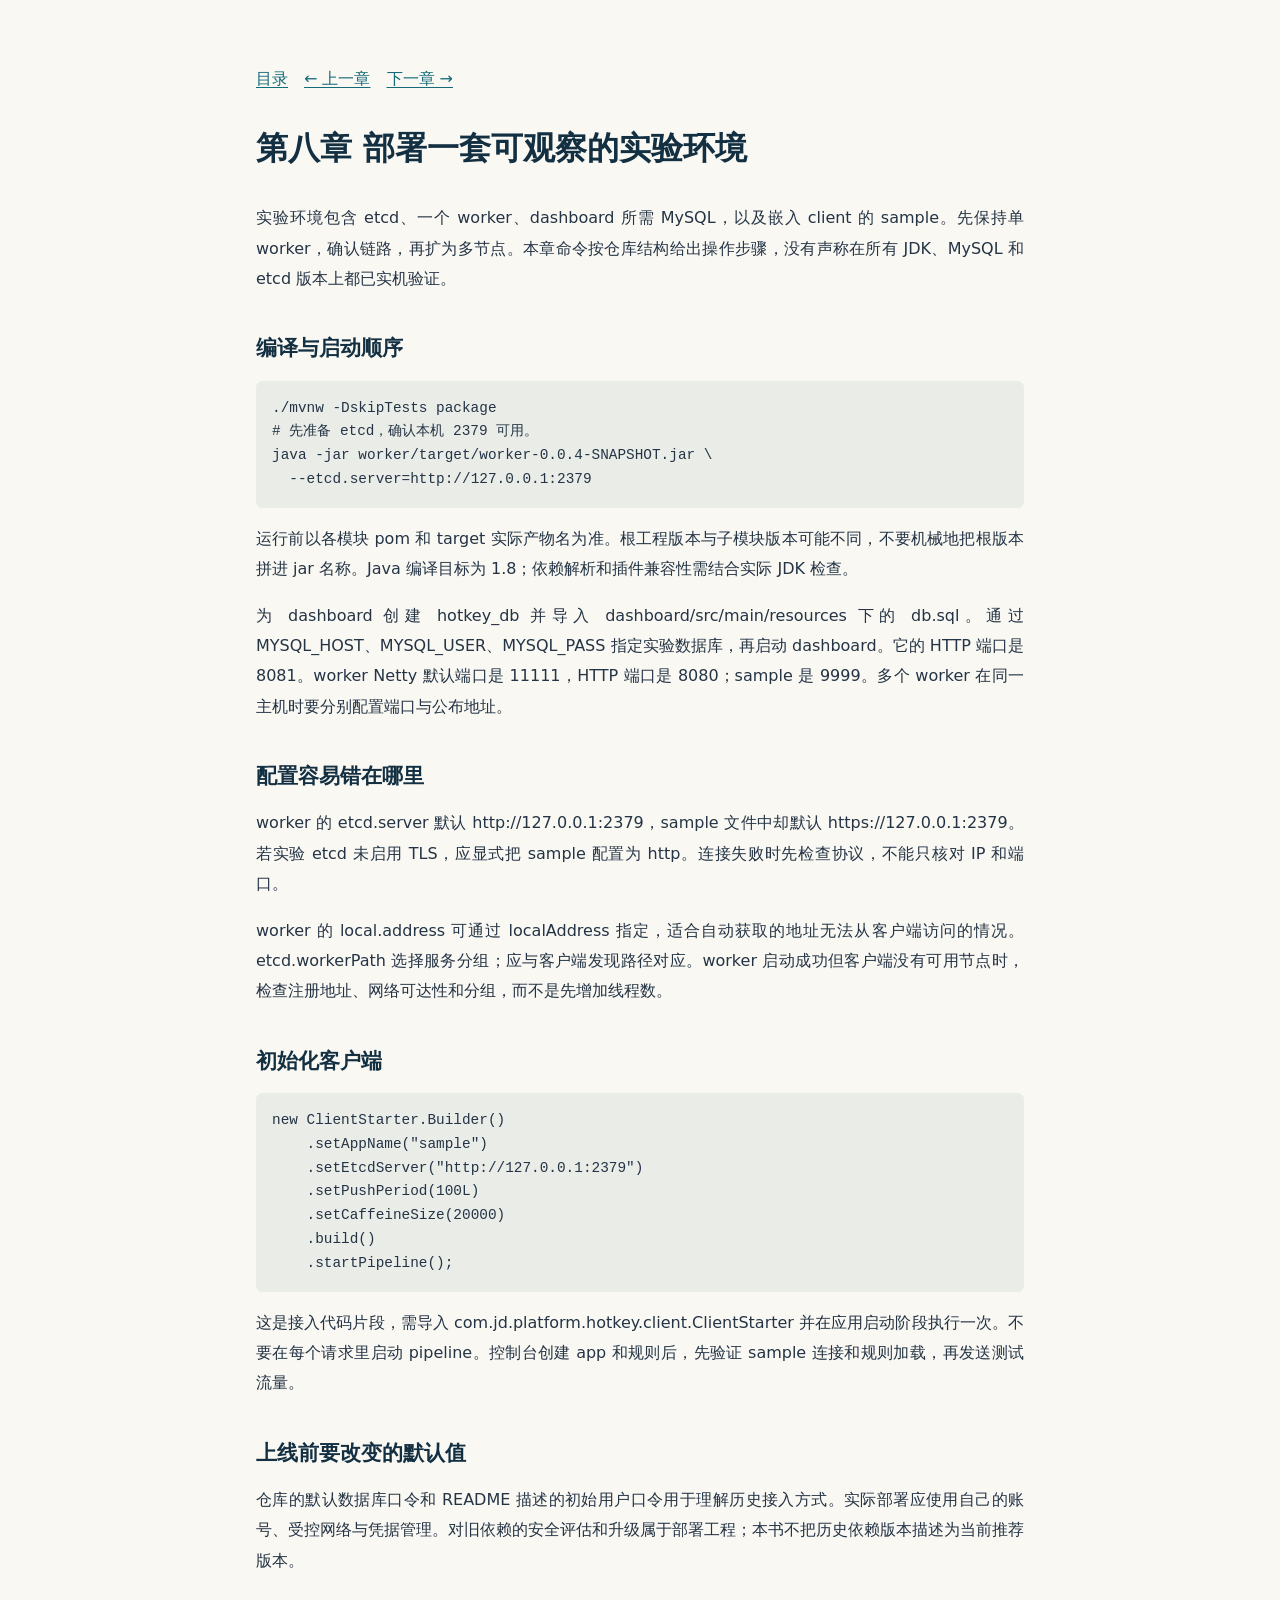
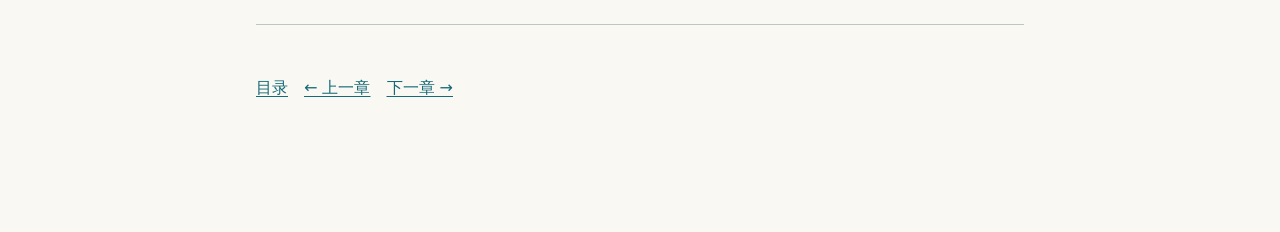
<file: docs/08.html>
<?xml version="1.0" encoding="utf-8"?>
<!DOCTYPE html>
<html xmlns="http://www.w3.org/1999/xhtml" lang="zh-CN" xml:lang="zh-CN"><head><meta charset="utf-8"/><meta name="viewport" content="width=device-width, initial-scale=1"/><title>第八章 部署一套可观察的实验环境</title><link rel="stylesheet" href="style.css"/></head><body><main><nav><a href="index.html">目录</a><a href="07.html">← 上一章</a><a href="09.html">下一章 →</a></nav><section xmlns="http://www.w3.org/1999/xhtml"><h1>第八章 部署一套可观察的实验环境</h1><p>实验环境包含 etcd、一个 worker、dashboard 所需 MySQL，以及嵌入 client 的 sample。先保持单 worker，确认链路，再扩为多节点。本章命令按仓库结构给出操作步骤，没有声称在所有 JDK、MySQL 和 etcd 版本上都已实机验证。</p>
<h2>编译与启动顺序</h2><pre>./mvnw -DskipTests package
# 先准备 etcd，确认本机 2379 可用。
java -jar worker/target/worker-0.0.4-SNAPSHOT.jar \
  --etcd.server=http://127.0.0.1:2379
</pre><p>运行前以各模块 pom 和 target 实际产物名为准。根工程版本与子模块版本可能不同，不要机械地把根版本拼进 jar 名称。Java 编译目标为 1.8；依赖解析和插件兼容性需结合实际 JDK 检查。</p>
<p>为 dashboard 创建 hotkey_db 并导入 dashboard/src/main/resources 下的 db.sql。通过 MYSQL_HOST、MYSQL_USER、MYSQL_PASS 指定实验数据库，再启动 dashboard。它的 HTTP 端口是 8081。worker Netty 默认端口是 11111，HTTP 端口是 8080；sample 是 9999。多个 worker 在同一主机时要分别配置端口与公布地址。</p>
<h2>配置容易错在哪里</h2><p>worker 的 etcd.server 默认 http://127.0.0.1:2379，sample 文件中却默认 https://127.0.0.1:2379。若实验 etcd 未启用 TLS，应显式把 sample 配置为 http。连接失败时先检查协议，不能只核对 IP 和端口。</p>
<p>worker 的 local.address 可通过 localAddress 指定，适合自动获取的地址无法从客户端访问的情况。etcd.workerPath 选择服务分组；应与客户端发现路径对应。worker 启动成功但客户端没有可用节点时，检查注册地址、网络可达性和分组，而不是先增加线程数。</p>
<h2>初始化客户端</h2><pre>new ClientStarter.Builder()
    .setAppName("sample")
    .setEtcdServer("http://127.0.0.1:2379")
    .setPushPeriod(100L)
    .setCaffeineSize(20000)
    .build()
    .startPipeline();</pre><p>这是接入代码片段，需导入 com.jd.platform.hotkey.client.ClientStarter 并在应用启动阶段执行一次。不要在每个请求里启动 pipeline。控制台创建 app 和规则后，先验证 sample 连接和规则加载，再发送测试流量。</p>
<h2>上线前要改变的默认值</h2><p>仓库的默认数据库口令和 README 描述的初始用户口令用于理解历史接入方式。实际部署应使用自己的账号、受控网络与凭据管理。对旧依赖的安全评估和升级属于部署工程；本书不把历史依赖版本描述为当前推荐版本。</p></section><footer><nav><a href="index.html">目录</a><a href="07.html">← 上一章</a><a href="09.html">下一章 →</a></nav></footer></main></body></html>
</file>
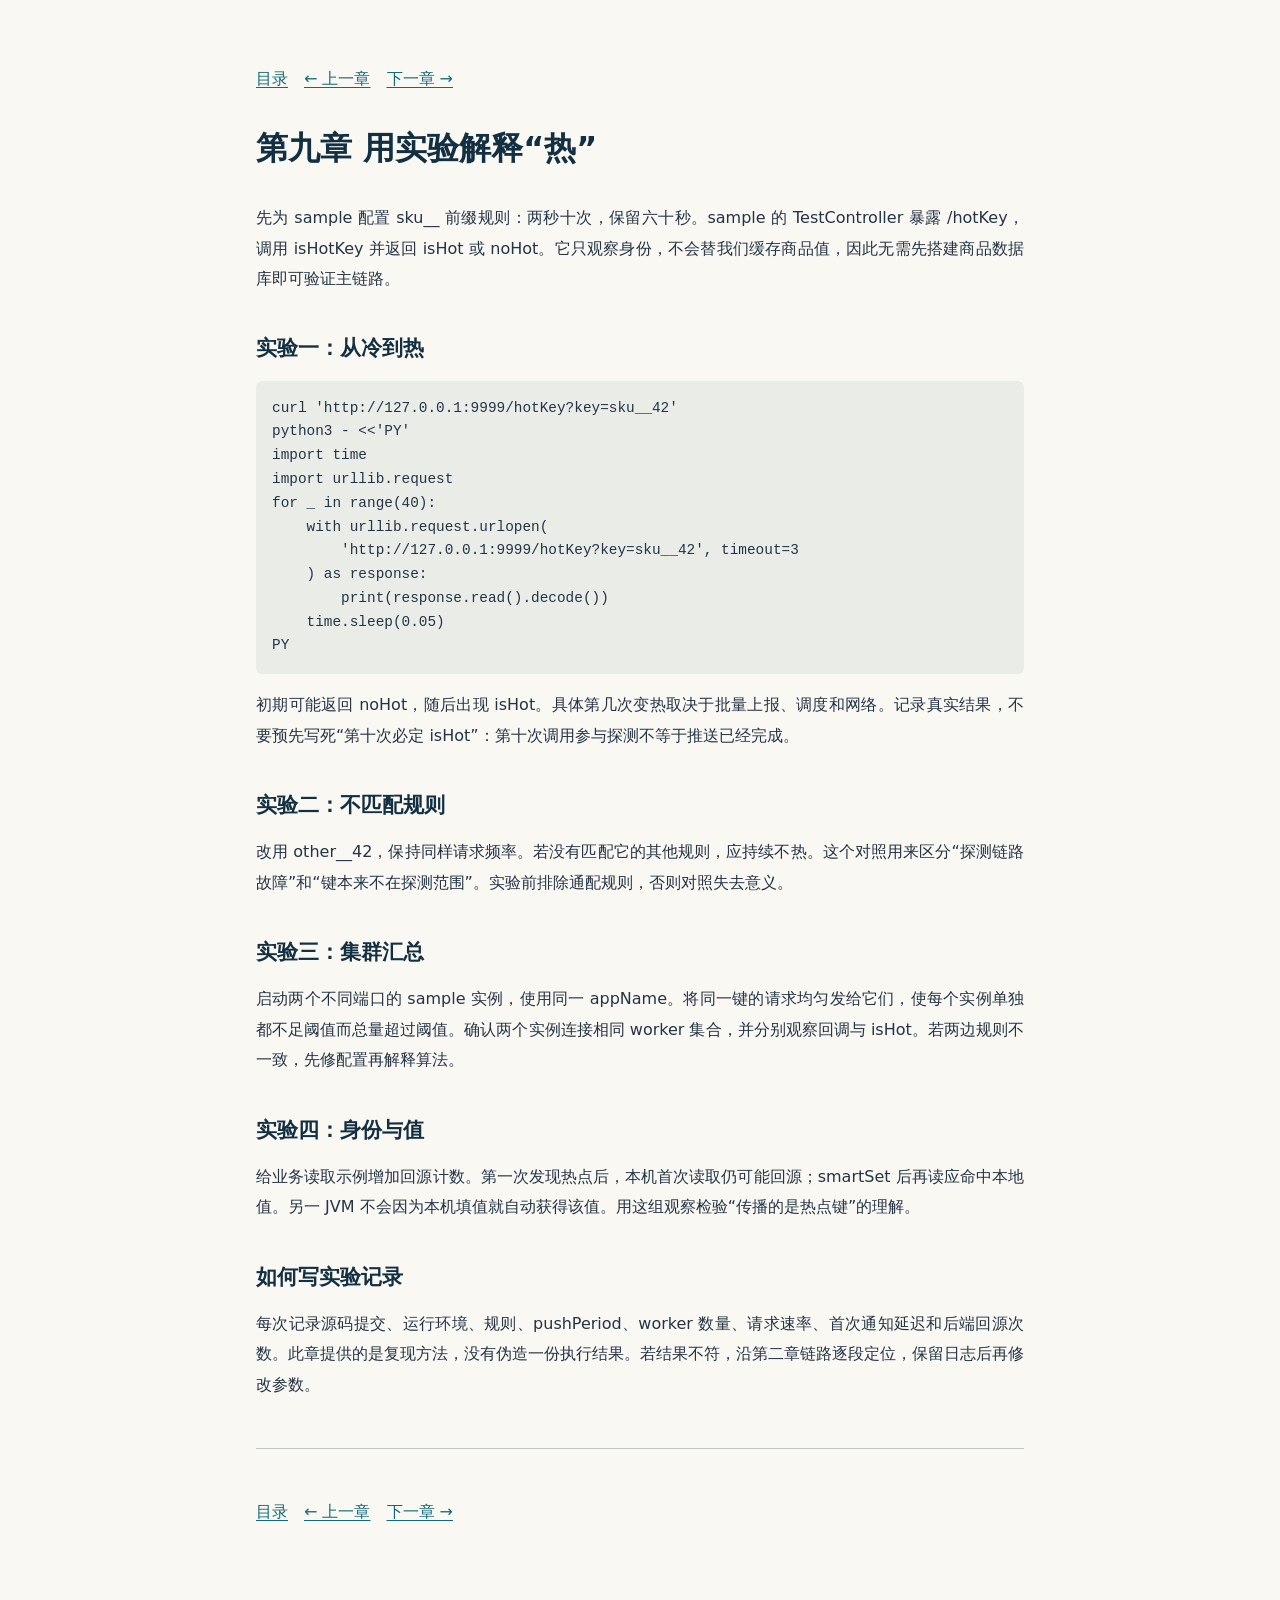
<file: docs/09.html>
<?xml version="1.0" encoding="utf-8"?>
<!DOCTYPE html>
<html xmlns="http://www.w3.org/1999/xhtml" lang="zh-CN" xml:lang="zh-CN"><head><meta charset="utf-8"/><meta name="viewport" content="width=device-width, initial-scale=1"/><title>第九章 用实验解释“热”</title><link rel="stylesheet" href="style.css"/></head><body><main><nav><a href="index.html">目录</a><a href="08.html">← 上一章</a><a href="10.html">下一章 →</a></nav><section xmlns="http://www.w3.org/1999/xhtml"><h1>第九章 用实验解释“热”</h1><p>先为 sample 配置 sku__ 前缀规则：两秒十次，保留六十秒。sample 的 TestController 暴露 /hotKey，调用 isHotKey 并返回 isHot 或 noHot。它只观察身份，不会替我们缓存商品值，因此无需先搭建商品数据库即可验证主链路。</p>
<h2>实验一：从冷到热</h2><pre>curl 'http://127.0.0.1:9999/hotKey?key=sku__42'
python3 - &lt;&lt;'PY'
import time
import urllib.request
for _ in range(40):
    with urllib.request.urlopen(
        'http://127.0.0.1:9999/hotKey?key=sku__42', timeout=3
    ) as response:
        print(response.read().decode())
    time.sleep(0.05)
PY</pre><p>初期可能返回 noHot，随后出现 isHot。具体第几次变热取决于批量上报、调度和网络。记录真实结果，不要预先写死“第十次必定 isHot”：第十次调用参与探测不等于推送已经完成。</p>
<h2>实验二：不匹配规则</h2><p>改用 other__42，保持同样请求频率。若没有匹配它的其他规则，应持续不热。这个对照用来区分“探测链路故障”和“键本来不在探测范围”。实验前排除通配规则，否则对照失去意义。</p>
<h2>实验三：集群汇总</h2><p>启动两个不同端口的 sample 实例，使用同一 appName。将同一键的请求均匀发给它们，使每个实例单独都不足阈值而总量超过阈值。确认两个实例连接相同 worker 集合，并分别观察回调与 isHot。若两边规则不一致，先修配置再解释算法。</p>
<h2>实验四：身份与值</h2><p>给业务读取示例增加回源计数。第一次发现热点后，本机首次读取仍可能回源；smartSet 后再读应命中本地值。另一 JVM 不会因为本机填值就自动获得该值。用这组观察检验“传播的是热点键”的理解。</p>
<h2>如何写实验记录</h2><p>每次记录源码提交、运行环境、规则、pushPeriod、worker 数量、请求速率、首次通知延迟和后端回源次数。此章提供的是复现方法，没有伪造一份执行结果。若结果不符，沿第二章链路逐段定位，保留日志后再修改参数。</p></section><footer><nav><a href="index.html">目录</a><a href="08.html">← 上一章</a><a href="10.html">下一章 →</a></nav></footer></main></body></html>
</file>
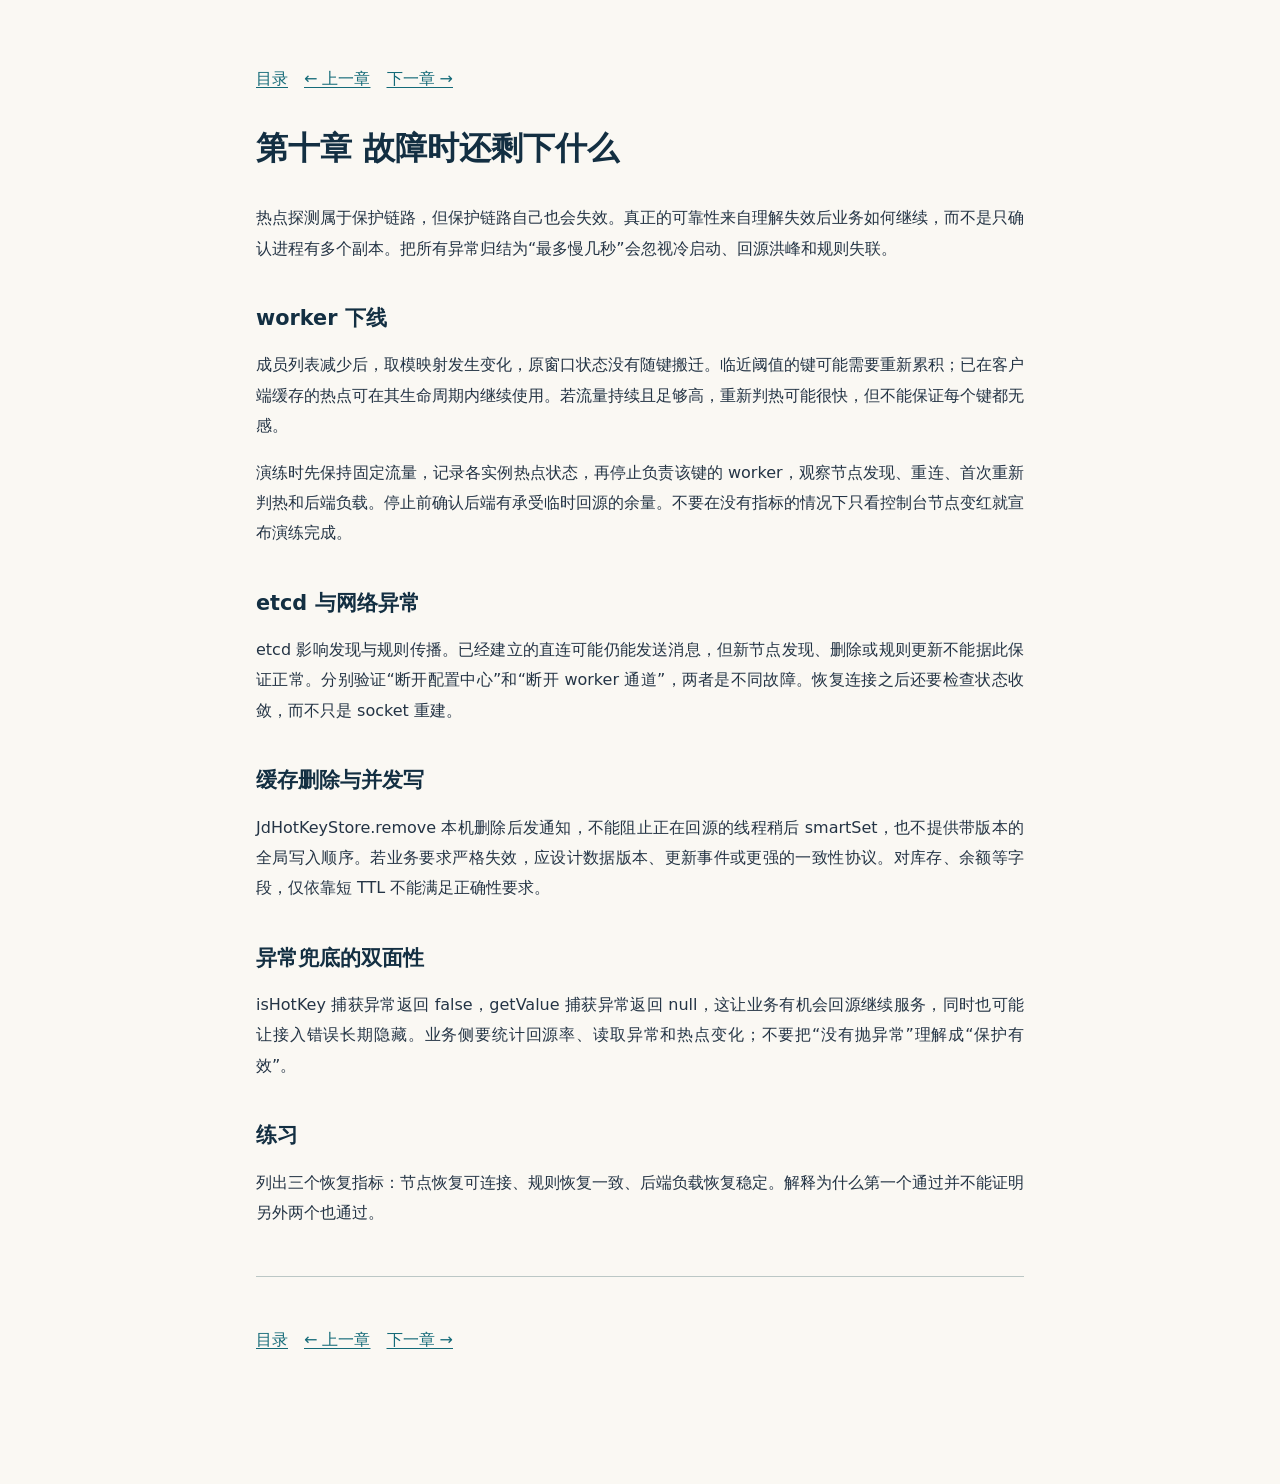
<file: docs/10.html>
<?xml version="1.0" encoding="utf-8"?>
<!DOCTYPE html>
<html xmlns="http://www.w3.org/1999/xhtml" lang="zh-CN" xml:lang="zh-CN"><head><meta charset="utf-8"/><meta name="viewport" content="width=device-width, initial-scale=1"/><title>第十章 故障时还剩下什么</title><link rel="stylesheet" href="style.css"/></head><body><main><nav><a href="index.html">目录</a><a href="09.html">← 上一章</a><a href="11.html">下一章 →</a></nav><section xmlns="http://www.w3.org/1999/xhtml"><h1>第十章 故障时还剩下什么</h1><p>热点探测属于保护链路，但保护链路自己也会失效。真正的可靠性来自理解失效后业务如何继续，而不是只确认进程有多个副本。把所有异常归结为“最多慢几秒”会忽视冷启动、回源洪峰和规则失联。</p>
<h2>worker 下线</h2><p>成员列表减少后，取模映射发生变化，原窗口状态没有随键搬迁。临近阈值的键可能需要重新累积；已在客户端缓存的热点可在其生命周期内继续使用。若流量持续且足够高，重新判热可能很快，但不能保证每个键都无感。</p>
<p>演练时先保持固定流量，记录各实例热点状态，再停止负责该键的 worker，观察节点发现、重连、首次重新判热和后端负载。停止前确认后端有承受临时回源的余量。不要在没有指标的情况下只看控制台节点变红就宣布演练完成。</p>
<h2>etcd 与网络异常</h2><p>etcd 影响发现与规则传播。已经建立的直连可能仍能发送消息，但新节点发现、删除或规则更新不能据此保证正常。分别验证“断开配置中心”和“断开 worker 通道”，两者是不同故障。恢复连接之后还要检查状态收敛，而不只是 socket 重建。</p>
<h2>缓存删除与并发写</h2><p>JdHotKeyStore.remove 本机删除后发通知，不能阻止正在回源的线程稍后 smartSet，也不提供带版本的全局写入顺序。若业务要求严格失效，应设计数据版本、更新事件或更强的一致性协议。对库存、余额等字段，仅依靠短 TTL 不能满足正确性要求。</p>
<h2>异常兜底的双面性</h2><p>isHotKey 捕获异常返回 false，getValue 捕获异常返回 null，这让业务有机会回源继续服务，同时也可能让接入错误长期隐藏。业务侧要统计回源率、读取异常和热点变化；不要把“没有抛异常”理解成“保护有效”。</p>
<h2>练习</h2><p>列出三个恢复指标：节点恢复可连接、规则恢复一致、后端负载恢复稳定。解释为什么第一个通过并不能证明另外两个也通过。</p></section><footer><nav><a href="index.html">目录</a><a href="09.html">← 上一章</a><a href="11.html">下一章 →</a></nav></footer></main></body></html>
</file>
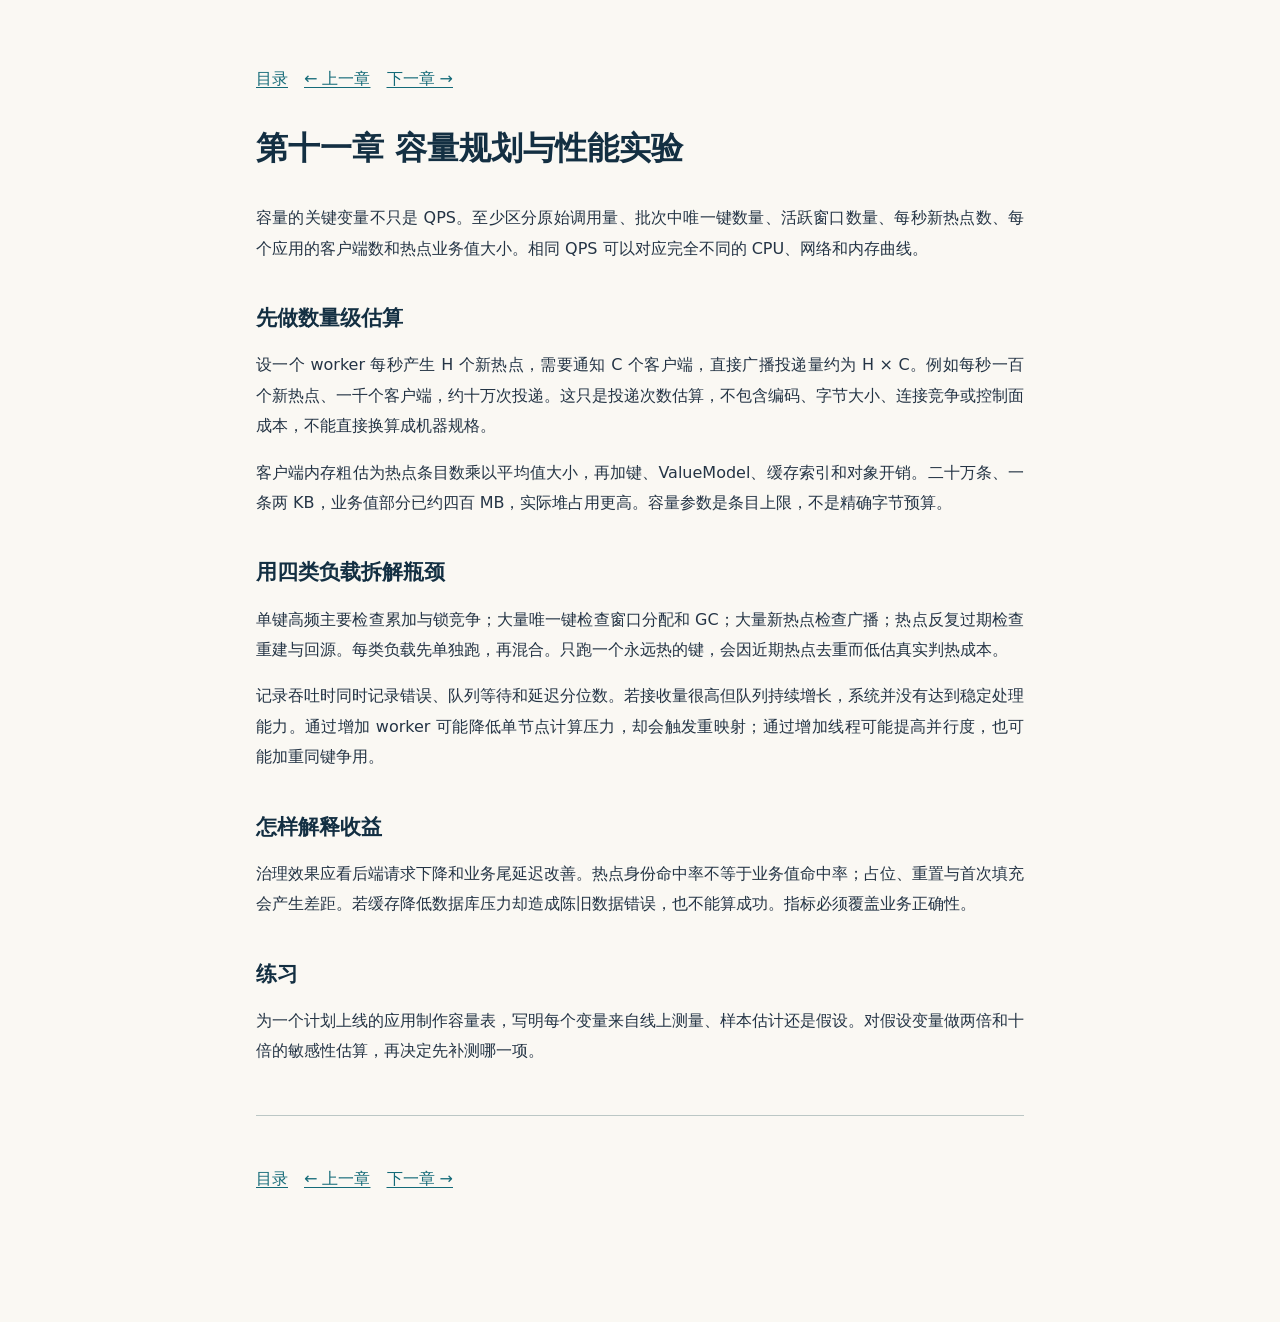
<file: docs/11.html>
<?xml version="1.0" encoding="utf-8"?>
<!DOCTYPE html>
<html xmlns="http://www.w3.org/1999/xhtml" lang="zh-CN" xml:lang="zh-CN"><head><meta charset="utf-8"/><meta name="viewport" content="width=device-width, initial-scale=1"/><title>第十一章 容量规划与性能实验</title><link rel="stylesheet" href="style.css"/></head><body><main><nav><a href="index.html">目录</a><a href="10.html">← 上一章</a><a href="12.html">下一章 →</a></nav><section xmlns="http://www.w3.org/1999/xhtml"><h1>第十一章 容量规划与性能实验</h1><p>容量的关键变量不只是 QPS。至少区分原始调用量、批次中唯一键数量、活跃窗口数量、每秒新热点数、每个应用的客户端数和热点业务值大小。相同 QPS 可以对应完全不同的 CPU、网络和内存曲线。</p>
<h2>先做数量级估算</h2><p>设一个 worker 每秒产生 H 个新热点，需要通知 C 个客户端，直接广播投递量约为 H × C。例如每秒一百个新热点、一千个客户端，约十万次投递。这只是投递次数估算，不包含编码、字节大小、连接竞争或控制面成本，不能直接换算成机器规格。</p>
<p>客户端内存粗估为热点条目数乘以平均值大小，再加键、ValueModel、缓存索引和对象开销。二十万条、一条两 KB，业务值部分已约四百 MB，实际堆占用更高。容量参数是条目上限，不是精确字节预算。</p>
<h2>用四类负载拆解瓶颈</h2><p>单键高频主要检查累加与锁竞争；大量唯一键检查窗口分配和 GC；大量新热点检查广播；热点反复过期检查重建与回源。每类负载先单独跑，再混合。只跑一个永远热的键，会因近期热点去重而低估真实判热成本。</p>
<p>记录吞吐时同时记录错误、队列等待和延迟分位数。若接收量很高但队列持续增长，系统并没有达到稳定处理能力。通过增加 worker 可能降低单节点计算压力，却会触发重映射；通过增加线程可能提高并行度，也可能加重同键争用。</p>
<h2>怎样解释收益</h2><p>治理效果应看后端请求下降和业务尾延迟改善。热点身份命中率不等于业务值命中率；占位、重置与首次填充会产生差距。若缓存降低数据库压力却造成陈旧数据错误，也不能算成功。指标必须覆盖业务正确性。</p>
<h2>练习</h2><p>为一个计划上线的应用制作容量表，写明每个变量来自线上测量、样本估计还是假设。对假设变量做两倍和十倍的敏感性估算，再决定先补测哪一项。</p></section><footer><nav><a href="index.html">目录</a><a href="10.html">← 上一章</a><a href="12.html">下一章 →</a></nav></footer></main></body></html>
</file>
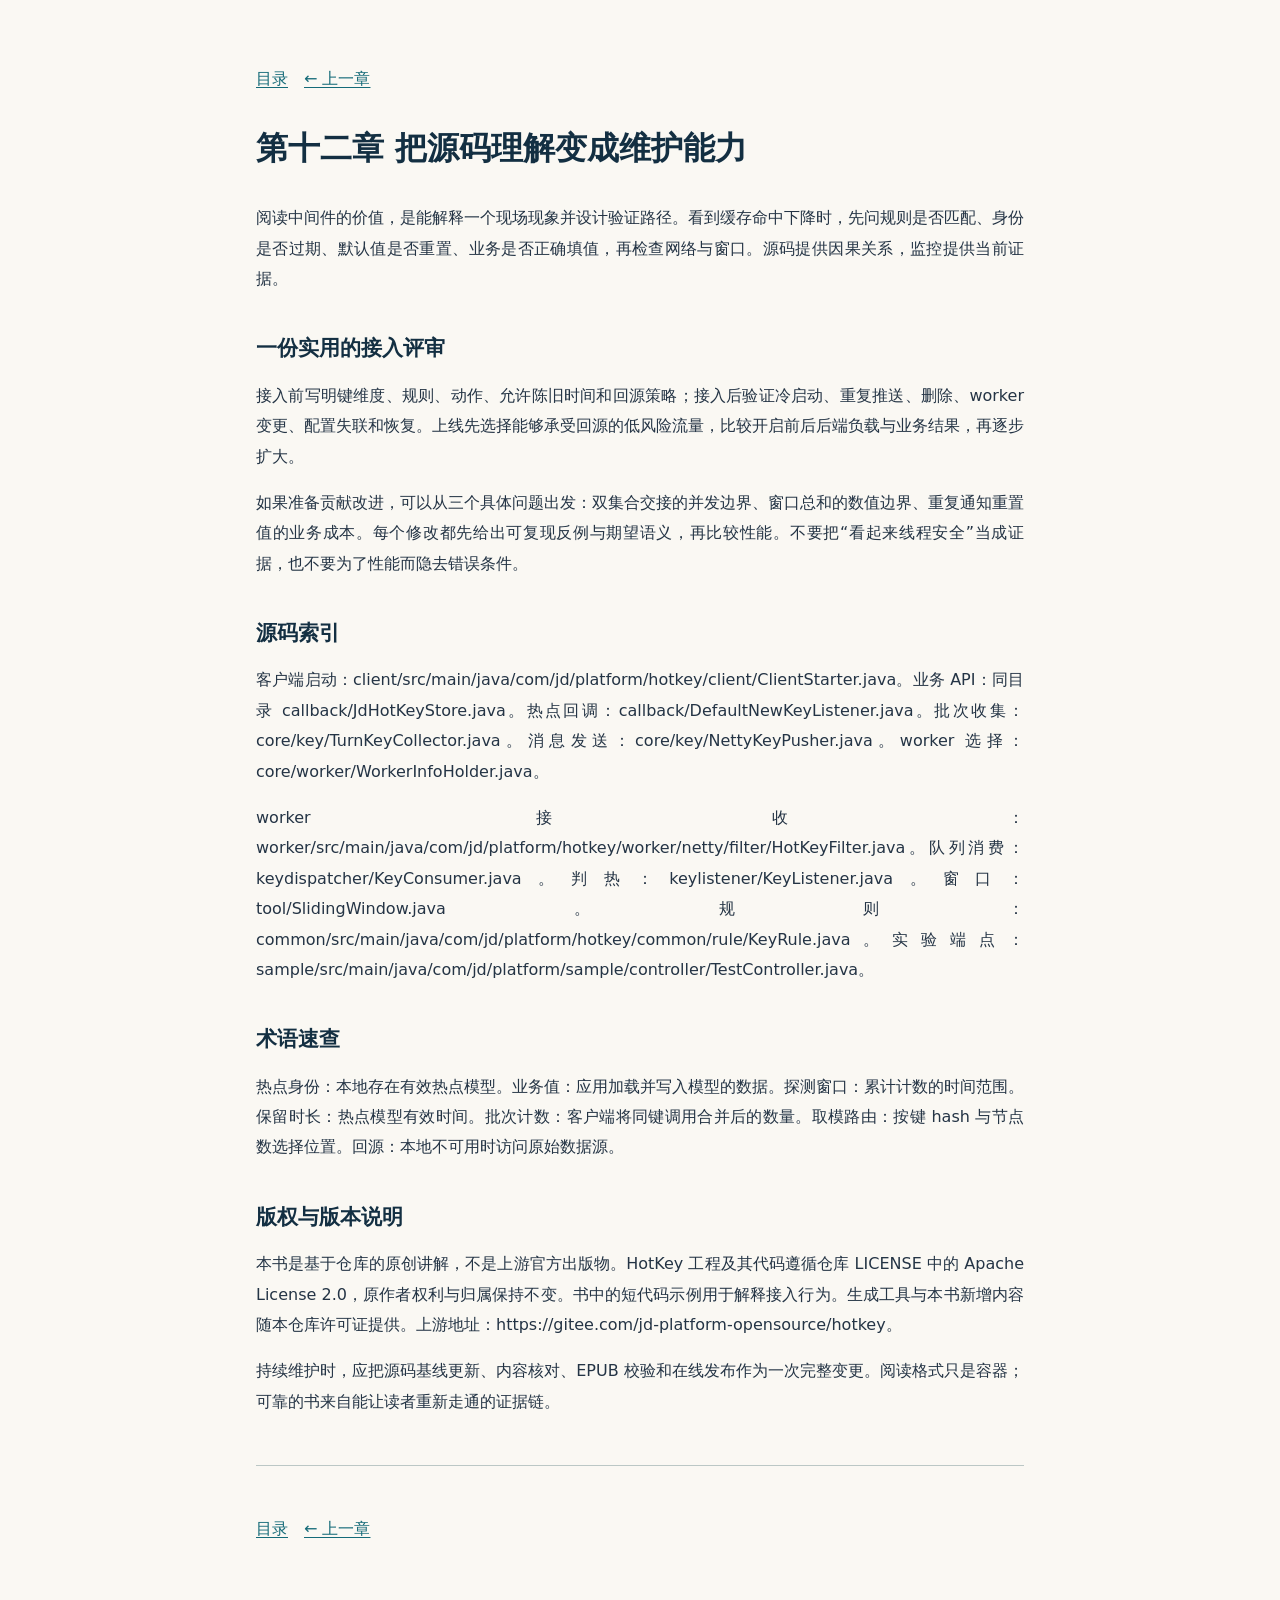
<file: docs/12.html>
<?xml version="1.0" encoding="utf-8"?>
<!DOCTYPE html>
<html xmlns="http://www.w3.org/1999/xhtml" lang="zh-CN" xml:lang="zh-CN"><head><meta charset="utf-8"/><meta name="viewport" content="width=device-width, initial-scale=1"/><title>第十二章 把源码理解变成维护能力</title><link rel="stylesheet" href="style.css"/></head><body><main><nav><a href="index.html">目录</a><a href="11.html">← 上一章</a></nav><section xmlns="http://www.w3.org/1999/xhtml"><h1>第十二章 把源码理解变成维护能力</h1><p>阅读中间件的价值，是能解释一个现场现象并设计验证路径。看到缓存命中下降时，先问规则是否匹配、身份是否过期、默认值是否重置、业务是否正确填值，再检查网络与窗口。源码提供因果关系，监控提供当前证据。</p>
<h2>一份实用的接入评审</h2><p>接入前写明键维度、规则、动作、允许陈旧时间和回源策略；接入后验证冷启动、重复推送、删除、worker 变更、配置失联和恢复。上线先选择能够承受回源的低风险流量，比较开启前后后端负载与业务结果，再逐步扩大。</p>
<p>如果准备贡献改进，可以从三个具体问题出发：双集合交接的并发边界、窗口总和的数值边界、重复通知重置值的业务成本。每个修改都先给出可复现反例与期望语义，再比较性能。不要把“看起来线程安全”当成证据，也不要为了性能而隐去错误条件。</p>
<h2>源码索引</h2><p>客户端启动：client/src/main/java/com/jd/platform/hotkey/client/ClientStarter.java。业务 API：同目录 callback/JdHotKeyStore.java。热点回调：callback/DefaultNewKeyListener.java。批次收集：core/key/TurnKeyCollector.java。消息发送：core/key/NettyKeyPusher.java。worker 选择：core/worker/WorkerInfoHolder.java。</p>
<p>worker 接收：worker/src/main/java/com/jd/platform/hotkey/worker/netty/filter/HotKeyFilter.java。队列消费：keydispatcher/KeyConsumer.java。判热：keylistener/KeyListener.java。窗口：tool/SlidingWindow.java。规则：common/src/main/java/com/jd/platform/hotkey/common/rule/KeyRule.java。实验端点：sample/src/main/java/com/jd/platform/sample/controller/TestController.java。</p>
<h2>术语速查</h2><p>热点身份：本地存在有效热点模型。业务值：应用加载并写入模型的数据。探测窗口：累计计数的时间范围。保留时长：热点模型有效时间。批次计数：客户端将同键调用合并后的数量。取模路由：按键 hash 与节点数选择位置。回源：本地不可用时访问原始数据源。</p>
<h2>版权与版本说明</h2><p>本书是基于仓库的原创讲解，不是上游官方出版物。HotKey 工程及其代码遵循仓库 LICENSE 中的 Apache License 2.0，原作者权利与归属保持不变。书中的短代码示例用于解释接入行为。生成工具与本书新增内容随本仓库许可证提供。上游地址：https://gitee.com/jd-platform-opensource/hotkey。</p>
<p>持续维护时，应把源码基线更新、内容核对、EPUB 校验和在线发布作为一次完整变更。阅读格式只是容器；可靠的书来自能让读者重新走通的证据链。</p></section><footer><nav><a href="index.html">目录</a><a href="11.html">← 上一章</a></nav></footer></main></body></html>
</file>
<file: docs/style.css>
body{font-family:system-ui,"PingFang SC","Noto Sans CJK SC",sans-serif;line-height:1.9;color:#243445;background:#faf8f3;margin:0}main{max-width:48rem;margin:auto;padding:2rem 1.3rem 6rem}h1,h2{line-height:1.4;color:#132f42}h1{font-size:2rem;margin:2rem 0}h2{margin-top:2.5rem;font-size:1.3rem}p{text-align:justify}a{color:#146a78;text-underline-offset:.2em}pre{white-space:pre-wrap;overflow-wrap:anywhere;padding:1rem;background:#eaece8;border-radius:.4rem;font-size:.9rem;line-height:1.65}nav{display:flex;flex-wrap:wrap;gap:1rem;margin:2rem 0}li{margin:.7rem 0}.eyebrow{letter-spacing:.15em;color:#586c76}.cover{padding:3rem 0;border-bottom:3px solid #146a78}.meta{color:#586c76;font-size:.9rem}button,input{font:inherit}input{width:100%;box-sizing:border-box;padding:.6rem;border:1px solid #9aacab;border-radius:.3rem}footer{margin-top:3rem;border-top:1px solid #bbc7c5;padding-top:1rem}@media(prefers-color-scheme:dark){body{background:#14232c;color:#d4dfdf}h1,h2{color:#e0eeee}a{color:#86c9ce}pre{background:#233742}.meta,.eyebrow{color:#acc2c8}}
</file>
